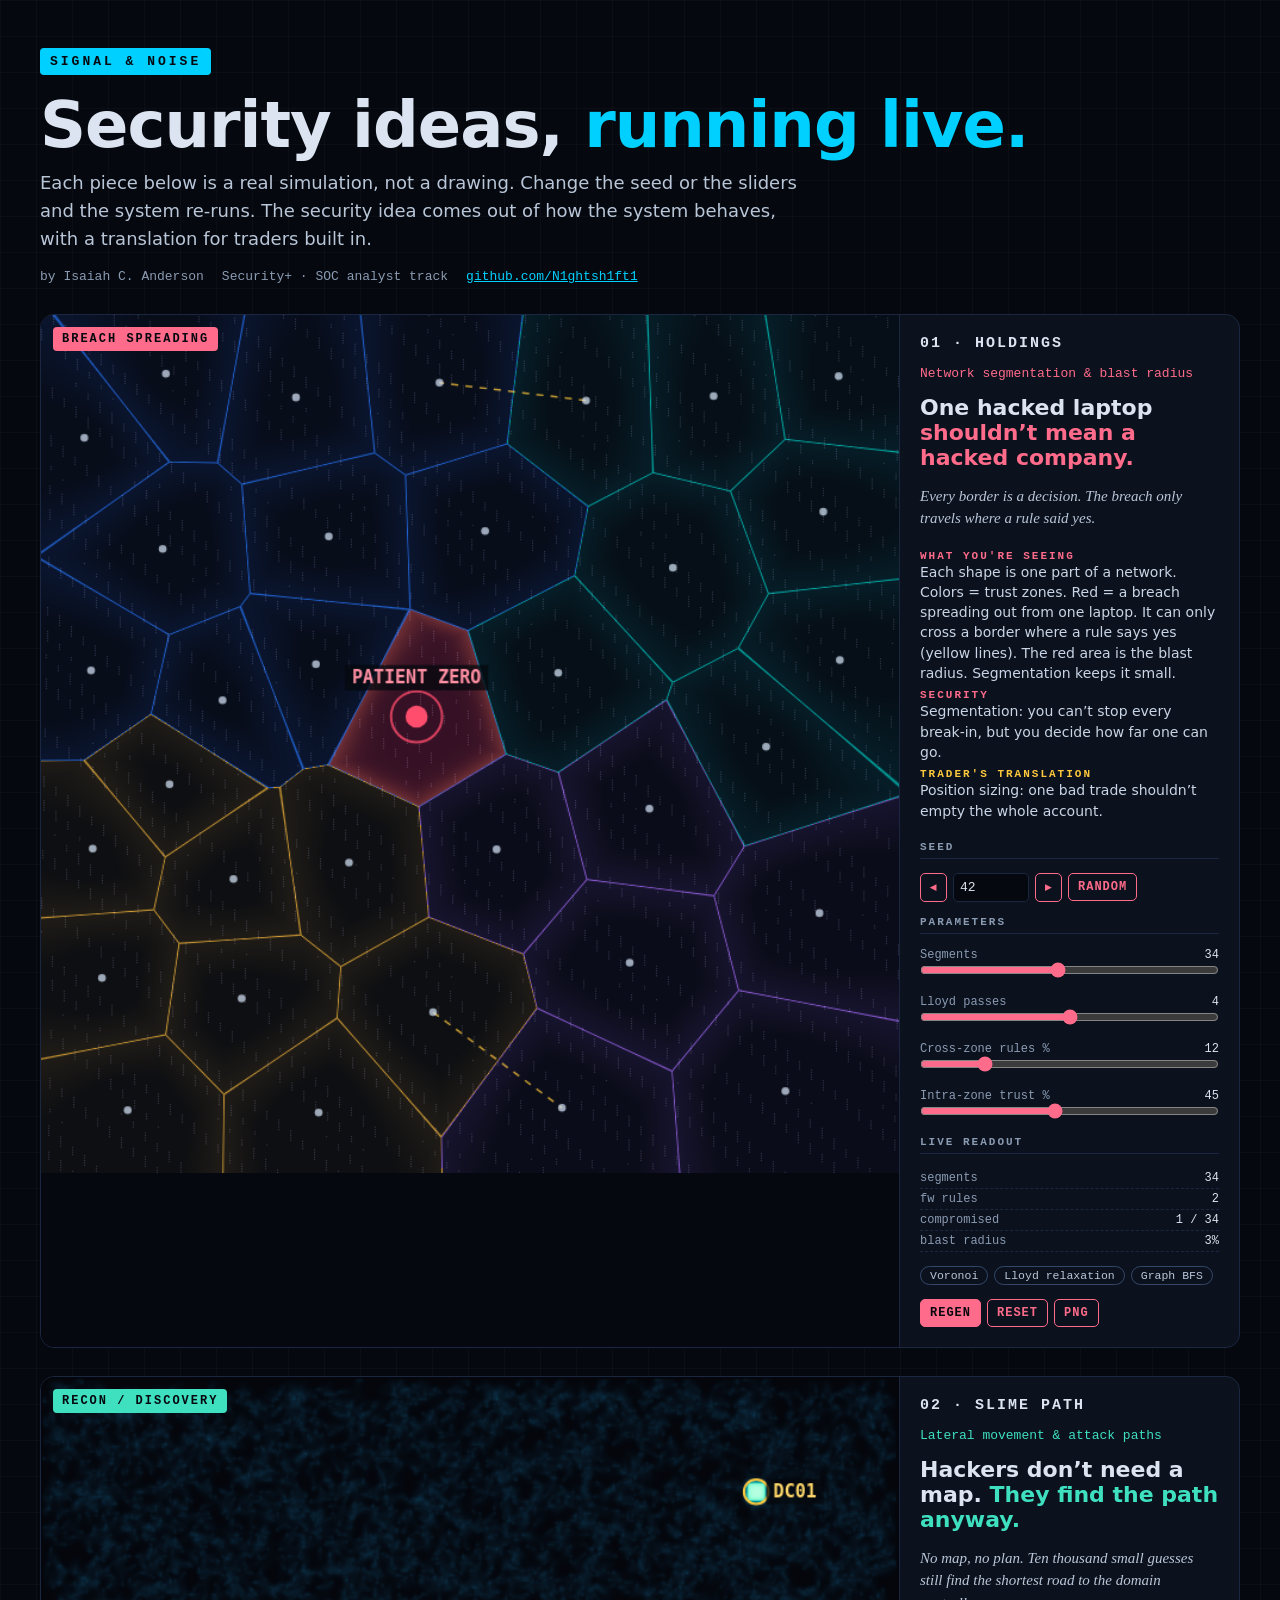
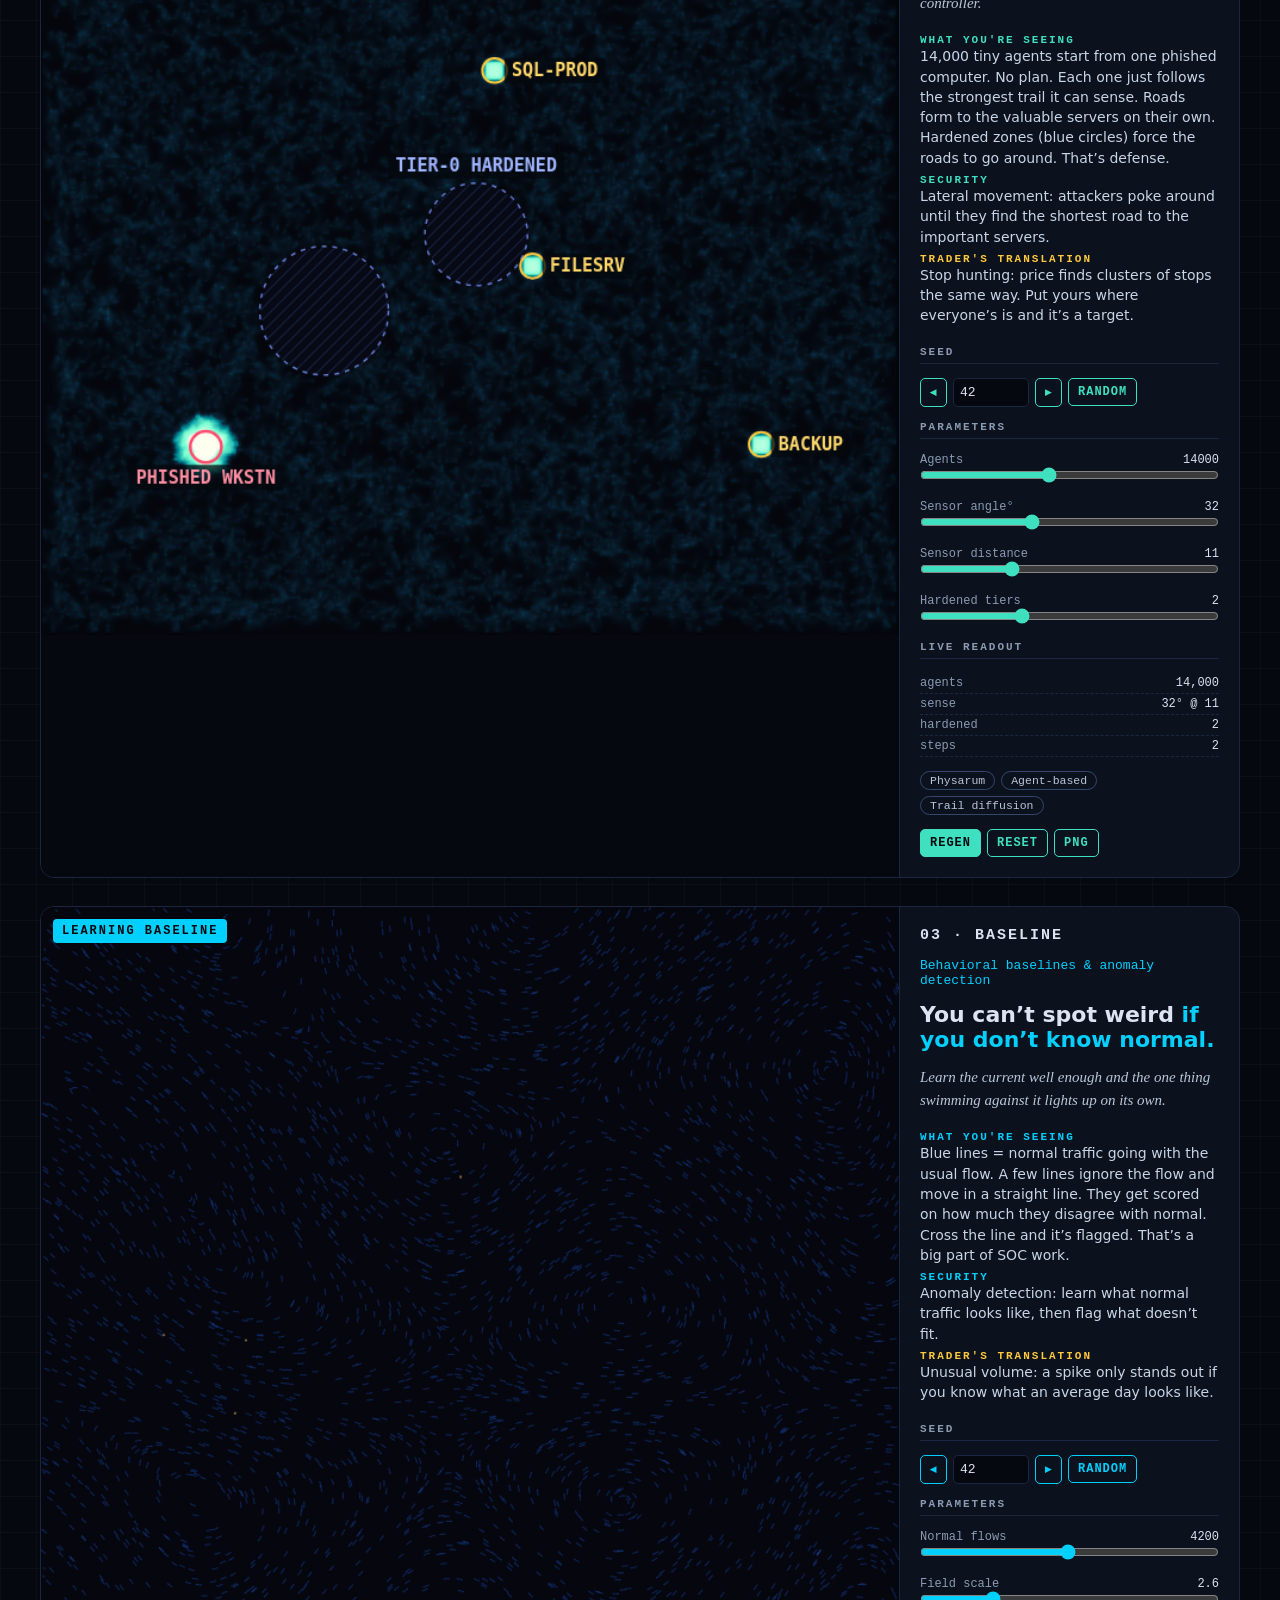
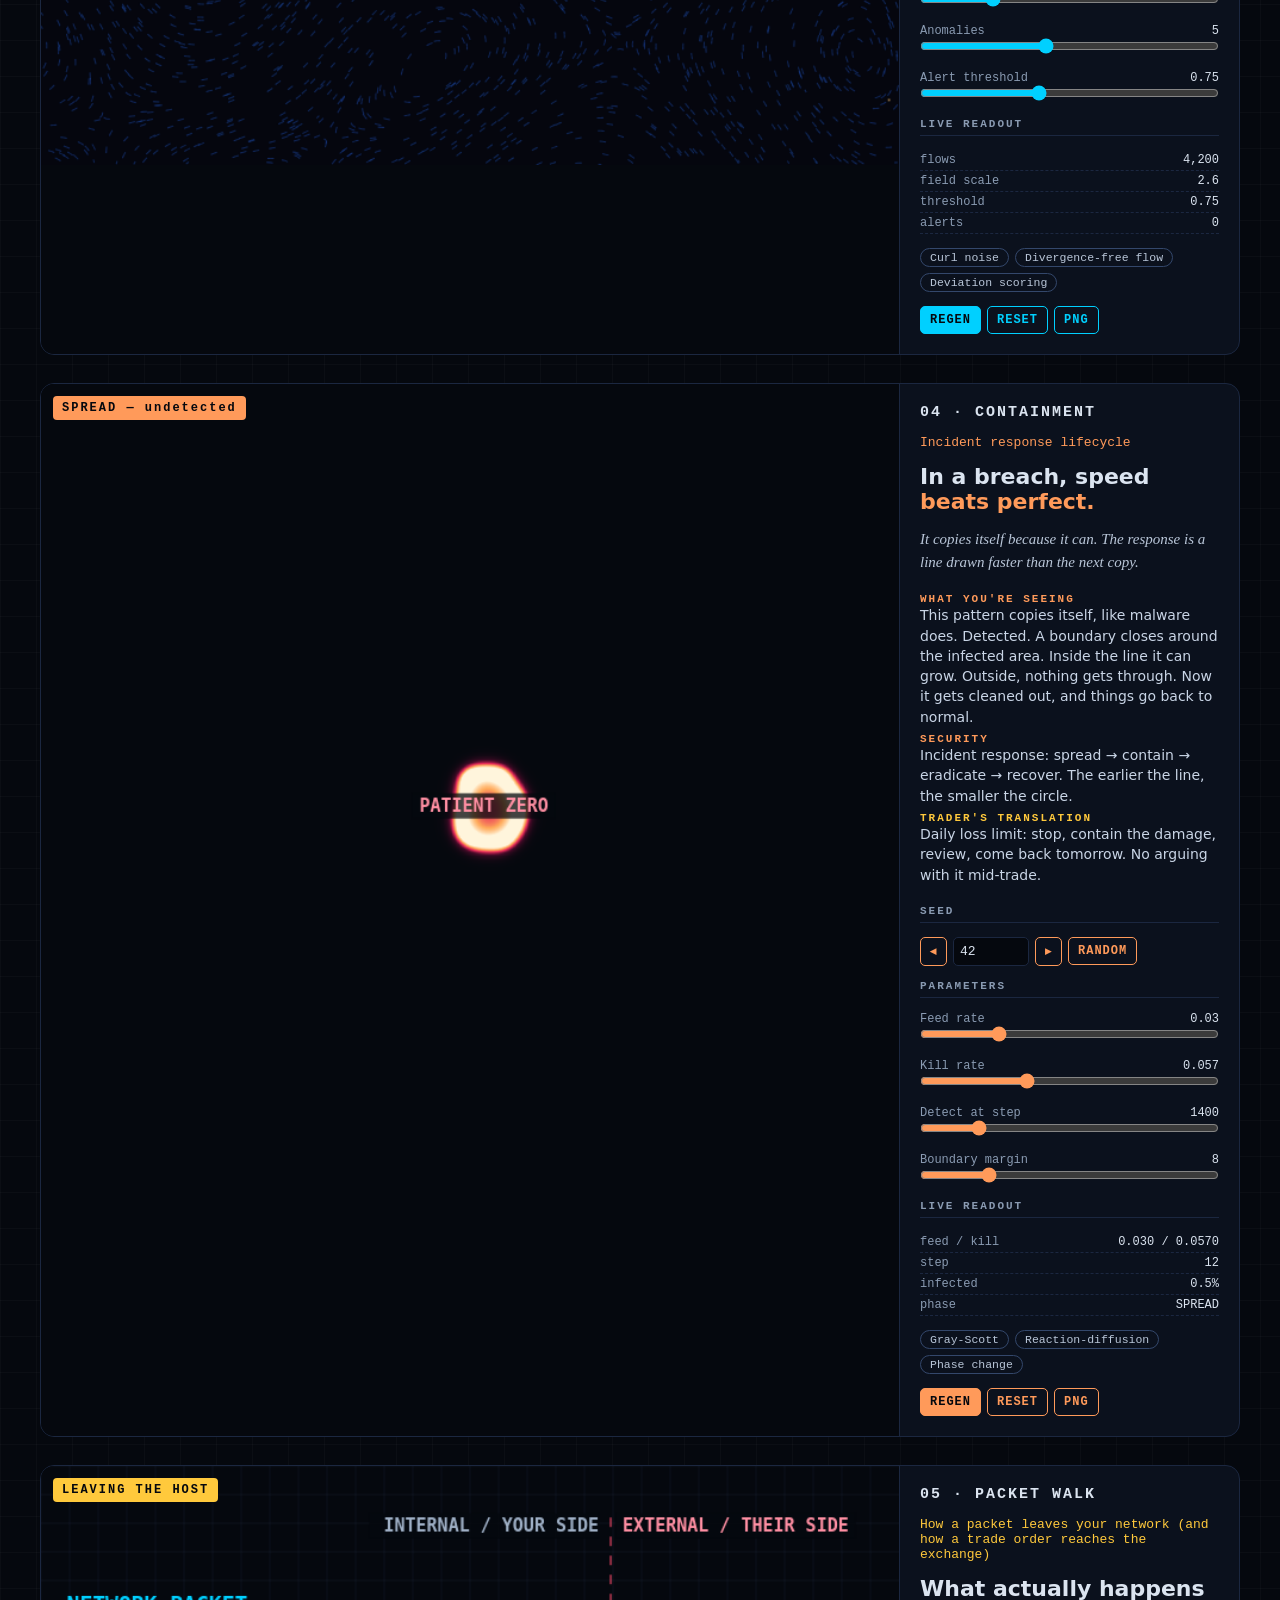
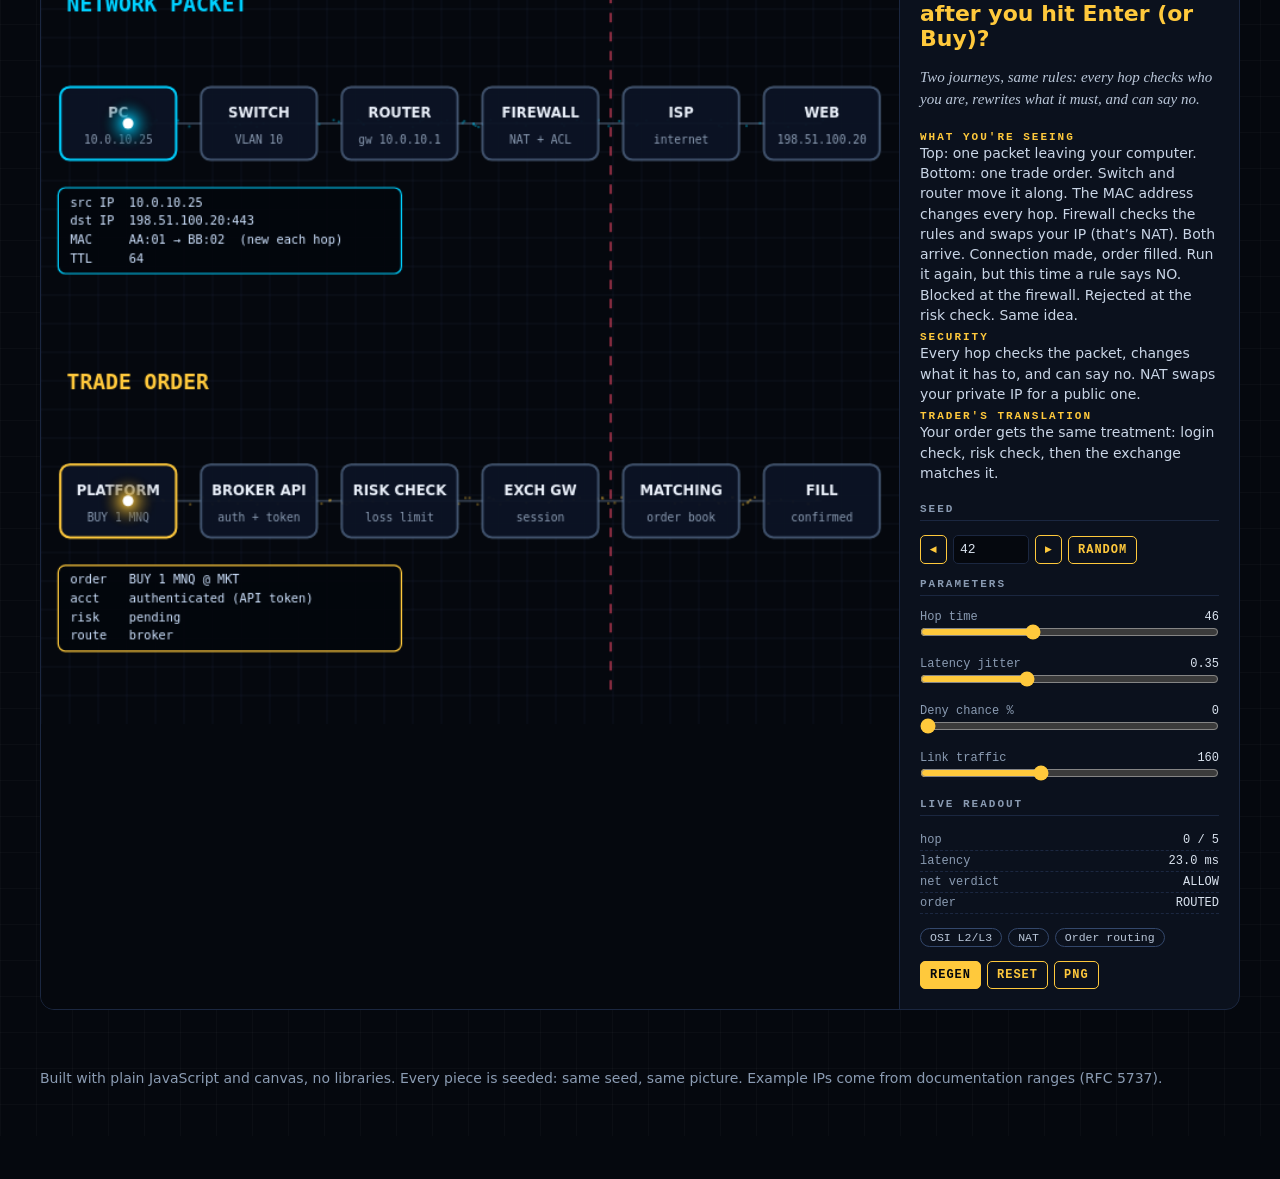
<file: index.html>
<!doctype html>
<html lang="en"><head><meta charset="utf-8"><meta name="viewport" content="width=device-width,initial-scale=1">
<title>Signal &amp; Noise — generative security notes</title>
<meta name="description" content="Live generative art that simulates real security ideas: segmentation, lateral movement, anomaly detection, incident response and packet flow.">
<style>
*{box-sizing:border-box;margin:0;padding:0}
:root{--bg:#05080e;--panel:#0b111d;--line:#1b2740;--mute:#8a9bb2;--text:#dbe4f0}
body{background:var(--bg);color:var(--text);font-family:system-ui,-apple-system,"Segoe UI",Roboto,sans-serif;
 background-image:linear-gradient(rgba(255,255,255,.022) 1px,transparent 1px),linear-gradient(90deg,rgba(255,255,255,.022) 1px,transparent 1px);background-size:36px 36px}
header{max-width:1240px;margin:0 auto;padding:48px 20px 20px}
.kicker{font:700 13px ui-monospace,"SFMono-Regular",Menlo,monospace;letter-spacing:3px;color:#05080e;background:#00d0ff;display:inline-block;padding:6px 10px;border-radius:4px}
h1{font-size:clamp(34px,6vw,64px);line-height:1;margin:18px 0 12px;letter-spacing:-1px}
h1 span{color:#00d0ff}
.lede{max-width:760px;color:#b9c6d8;font-size:18px;line-height:1.55}
.legend{display:flex;gap:18px;flex-wrap:wrap;margin-top:16px;font:13px ui-monospace,Menlo,monospace;color:var(--mute)}
main{max-width:1240px;margin:0 auto;padding:10px 20px 60px;display:grid;gap:28px}
.piece{display:grid;grid-template-columns:minmax(0,1fr) 340px;border:1.5px solid var(--line);border-radius:14px;overflow:hidden;background:var(--panel)}
.stage{position:relative;background:#05080e;display:flex;align-items:flex-start;justify-content:center}
.stage canvas{width:100%;height:auto;aspect-ratio:1;display:block}
.phase{position:absolute;left:12px;top:12px;font:700 12px ui-monospace,Menlo,monospace;letter-spacing:2px;color:#05080e;background:var(--a);padding:5px 9px;border-radius:4px}
.side{padding:20px;display:flex;flex-direction:column;gap:14px;border-left:1.5px solid var(--line);font-size:14px}
.side h2{font:700 15px ui-monospace,Menlo,monospace;letter-spacing:2px}
.side .concept{color:var(--a);font:13px ui-monospace,Menlo,monospace}
.hook{font-size:22px;font-weight:800;line-height:1.15}
.hook em{font-style:normal;color:var(--a)}
.blurb{font:italic 15px/1.5 Georgia,serif;color:#b9c6d8}
.copy p{margin:6px 0;line-height:1.45;color:#c9d5e6}
.copy b{font:700 11px ui-monospace,Menlo,monospace;letter-spacing:2px;display:block;color:var(--a)}
.copy .tr b{color:#ffc93c}
.sec-title{font:700 11px ui-monospace,Menlo,monospace;letter-spacing:2px;color:var(--mute);border-bottom:1px solid var(--line);padding-bottom:5px}
.seed{display:flex;gap:6px;align-items:center;font:13px ui-monospace,Menlo,monospace}
.seed input{width:76px;background:#05080e;border:1px solid var(--line);color:var(--text);padding:6px;border-radius:5px;font:inherit}
button{background:transparent;border:1px solid var(--a);color:var(--a);border-radius:5px;padding:6px 9px;font:700 12px ui-monospace,Menlo,monospace;letter-spacing:1px;cursor:pointer}
button.f{background:var(--a);color:#05080e}
button:focus-visible,input:focus-visible{outline:2px solid #fff;outline-offset:2px}
.param label{display:flex;justify-content:space-between;font:12px ui-monospace,Menlo,monospace;color:var(--mute)}
.param label span{color:var(--text)}
input[type=range]{width:100%;accent-color:var(--a)}
.ro{font:12px ui-monospace,Menlo,monospace;color:var(--mute)}
.ro div{display:flex;justify-content:space-between;border-bottom:1px dashed var(--line);padding:3px 0}.ro div span:last-child{color:var(--text)}
.tags{display:flex;flex-wrap:wrap;gap:6px}.tags span{border:1px solid #33476b;border-radius:20px;padding:2px 9px;font:11.5px ui-monospace,Menlo,monospace;color:#b9c6d8}
.btns{display:flex;gap:6px;flex-wrap:wrap}
footer{max-width:1240px;margin:0 auto;padding:0 20px 50px;color:var(--mute);font-size:14px}
footer a{color:#00d0ff}
@media (max-width:860px){.piece{grid-template-columns:1fr}.side{border-left:0;border-top:1.5px solid var(--line)}}
</style></head><body>
<header>
 <span class="kicker">SIGNAL &amp; NOISE</span>
 <h1>Security ideas, <span>running live.</span></h1>
 <p class="lede">Each piece below is a real simulation, not a drawing. Change the seed or the sliders and the system re-runs. The security idea comes out of how the system behaves, with a translation for traders built in.</p>
 <div class="legend"><span>by Isaiah C. Anderson</span><span>Security+ · SOC analyst track</span><a style="color:#00d0ff" href="https://github.com/N1ghtsh1ft1">github.com/N1ghtsh1ft1</a></div>
</header>
<main id="gallery"></main>
<footer>Built with plain JavaScript and canvas, no libraries. Every piece is seeded: same seed, same picture. Example IPs come from documentation ranges (RFC 5737).</footer>
<script src="src/pieces.js"></script><script src="src/content.js"></script>
<script>
const ACC={'holdings':'#ff6b8a','slime-path':'#3ee0c0','baseline':'#00d0ff','containment':'#ff9a5a','packet-walk':'#ffc93c'};
const SPF={'holdings':1,'slime-path':1,'baseline':1,'containment':1,'packet-walk':1};
const gallery=document.getElementById('gallery');
SN.pieces.forEach(C=>{
  const m=C.meta, copy=SN_COPY[m.id], el=document.createElement('section');
  el.className='piece'; el.style.setProperty('--a',ACC[m.id]); el.id=m.id;
  const defaults={}; for(const k in m.params) defaults[k]=m.params[k].value;
  el.innerHTML=`<div class="stage"><canvas width="720" height="720" aria-label="${m.title}: ${m.concept}"></canvas><div class="phase"></div></div>
  <div class="side">
   <h2>${m.no} · ${m.title.toUpperCase()}</h2><div class="concept">${m.concept}</div>
   <div class="hook">${copy.hook[0]} <em>${copy.hook[1]}</em></div>
   <div class="blurb">${m.blurb}</div>
   <div class="copy"><p><b>WHAT YOU'RE SEEING</b>${copy.beats.map(b=>b[1]).join(' ')}</p><p><b>SECURITY</b>${copy.sec}</p><p class="tr"><b>TRADER'S TRANSLATION</b>${copy.trade}</p></div>
   <div class="sec-title">SEED</div>
   <div class="seed"><button data-a="prev" aria-label="Previous seed">◂</button><input type="number" value="42" aria-label="Seed"><button data-a="next" aria-label="Next seed">▸</button><button data-a="rand">RANDOM</button></div>
   <div class="sec-title">PARAMETERS</div>
   ${Object.entries(m.params).map(([k,d])=>`<div class="param"><label>${d.label}<span data-v="${k}">${d.value}</span></label><input type="range" data-k="${k}" min="${d.min}" max="${d.max}" step="${d.step}" value="${d.value}"></div>`).join('')}
   <div class="sec-title">LIVE READOUT</div><div class="ro"></div>
   <div class="tags">${m.tags.map(t=>`<span>${t}</span>`).join('')}</div>
   <div class="btns"><button class="f" data-a="regen">REGEN</button><button data-a="reset">RESET</button><button data-a="png">PNG</button></div>
  </div>`;
  gallery.appendChild(el);
  const cv=el.querySelector('canvas'), seedIn=el.querySelector('.seed input'), p={...defaults};
  const piece=new C(cv,p); let visible=false, frameN=0;
  const regen=()=>{ piece.reset(+seedIn.value||1); frameN=0; };
  regen();
  el.querySelectorAll('input[type=range]').forEach(r=>r.addEventListener('input',()=>{ p[r.dataset.k]=+r.value; el.querySelector(`[data-v="${r.dataset.k}"]`).textContent=r.value; }));
  el.querySelectorAll('input[type=range]').forEach(r=>r.addEventListener('change',regen));
  seedIn.addEventListener('change',regen);
  el.addEventListener('click',e=>{ const a=e.target.dataset&&e.target.dataset.a; if(!a)return;
    if(a==='prev'){seedIn.value=Math.max(1,+seedIn.value-1);regen();}
    if(a==='next'){seedIn.value=+seedIn.value+1;regen();}
    if(a==='rand'){seedIn.value=1+Math.floor(Math.random()*9999);regen();}
    if(a==='regen')regen();
    if(a==='reset'){Object.assign(p,defaults);el.querySelectorAll('input[type=range]').forEach(r=>{r.value=defaults[r.dataset.k];el.querySelector(`[data-v="${r.dataset.k}"]`).textContent=r.value;});seedIn.value=42;regen();}
    if(a==='png'){const l=document.createElement('a');l.download=`${m.id}-seed${seedIn.value}.png`;l.href=cv.toDataURL('image/png');l.click();}
  });
  new IntersectionObserver(es=>es.forEach(x=>visible=x.isIntersecting),{threshold:.1}).observe(el);
  const ro=el.querySelector('.ro'), ph=el.querySelector('.phase');
  (function loop(){ if(visible){ for(let i=0;i<SPF[m.id];i++) piece.step(); piece.draw(); if(frameN++%6===0){ ro.innerHTML=piece.readouts().map(([a,b])=>`<div><span>${a}</span><span>${b}</span></div>`).join(''); ph.textContent=piece.phase(); } } requestAnimationFrame(loop); })();
});
</script>
</body></html>
</file>
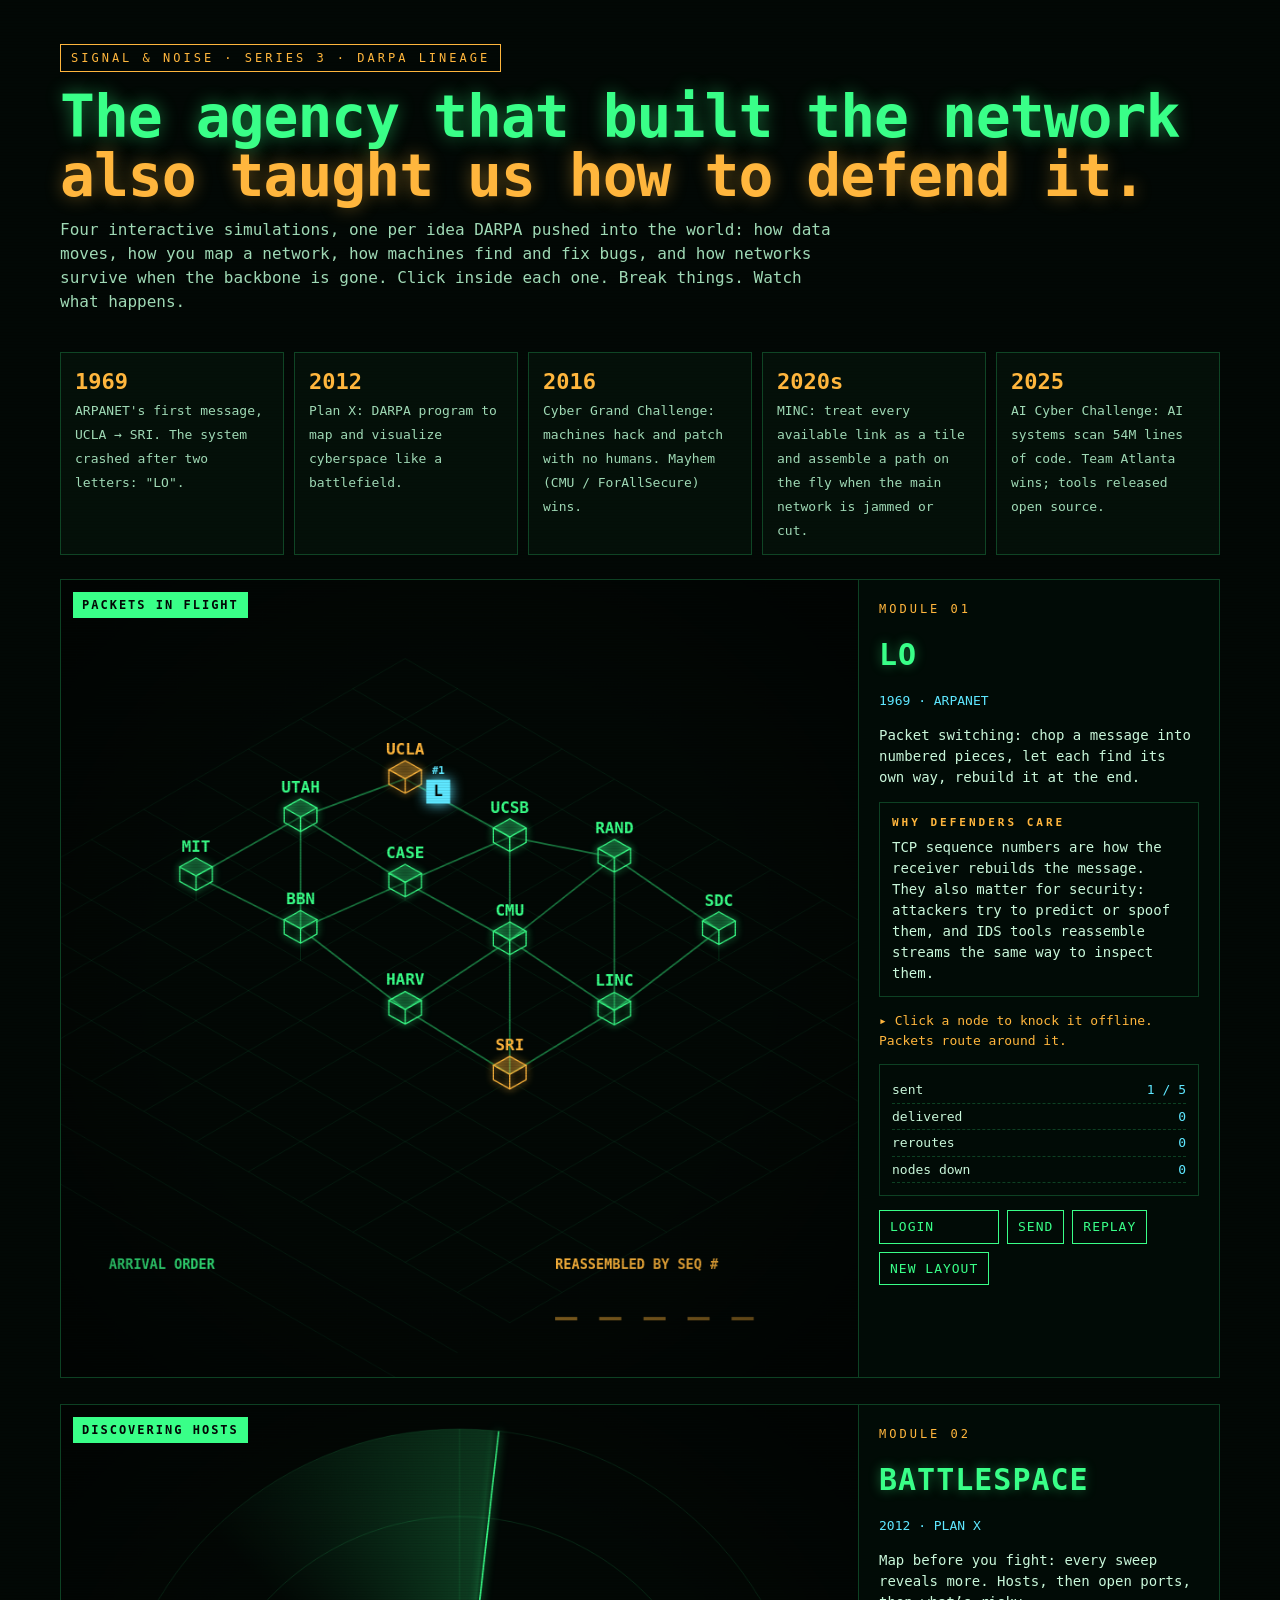
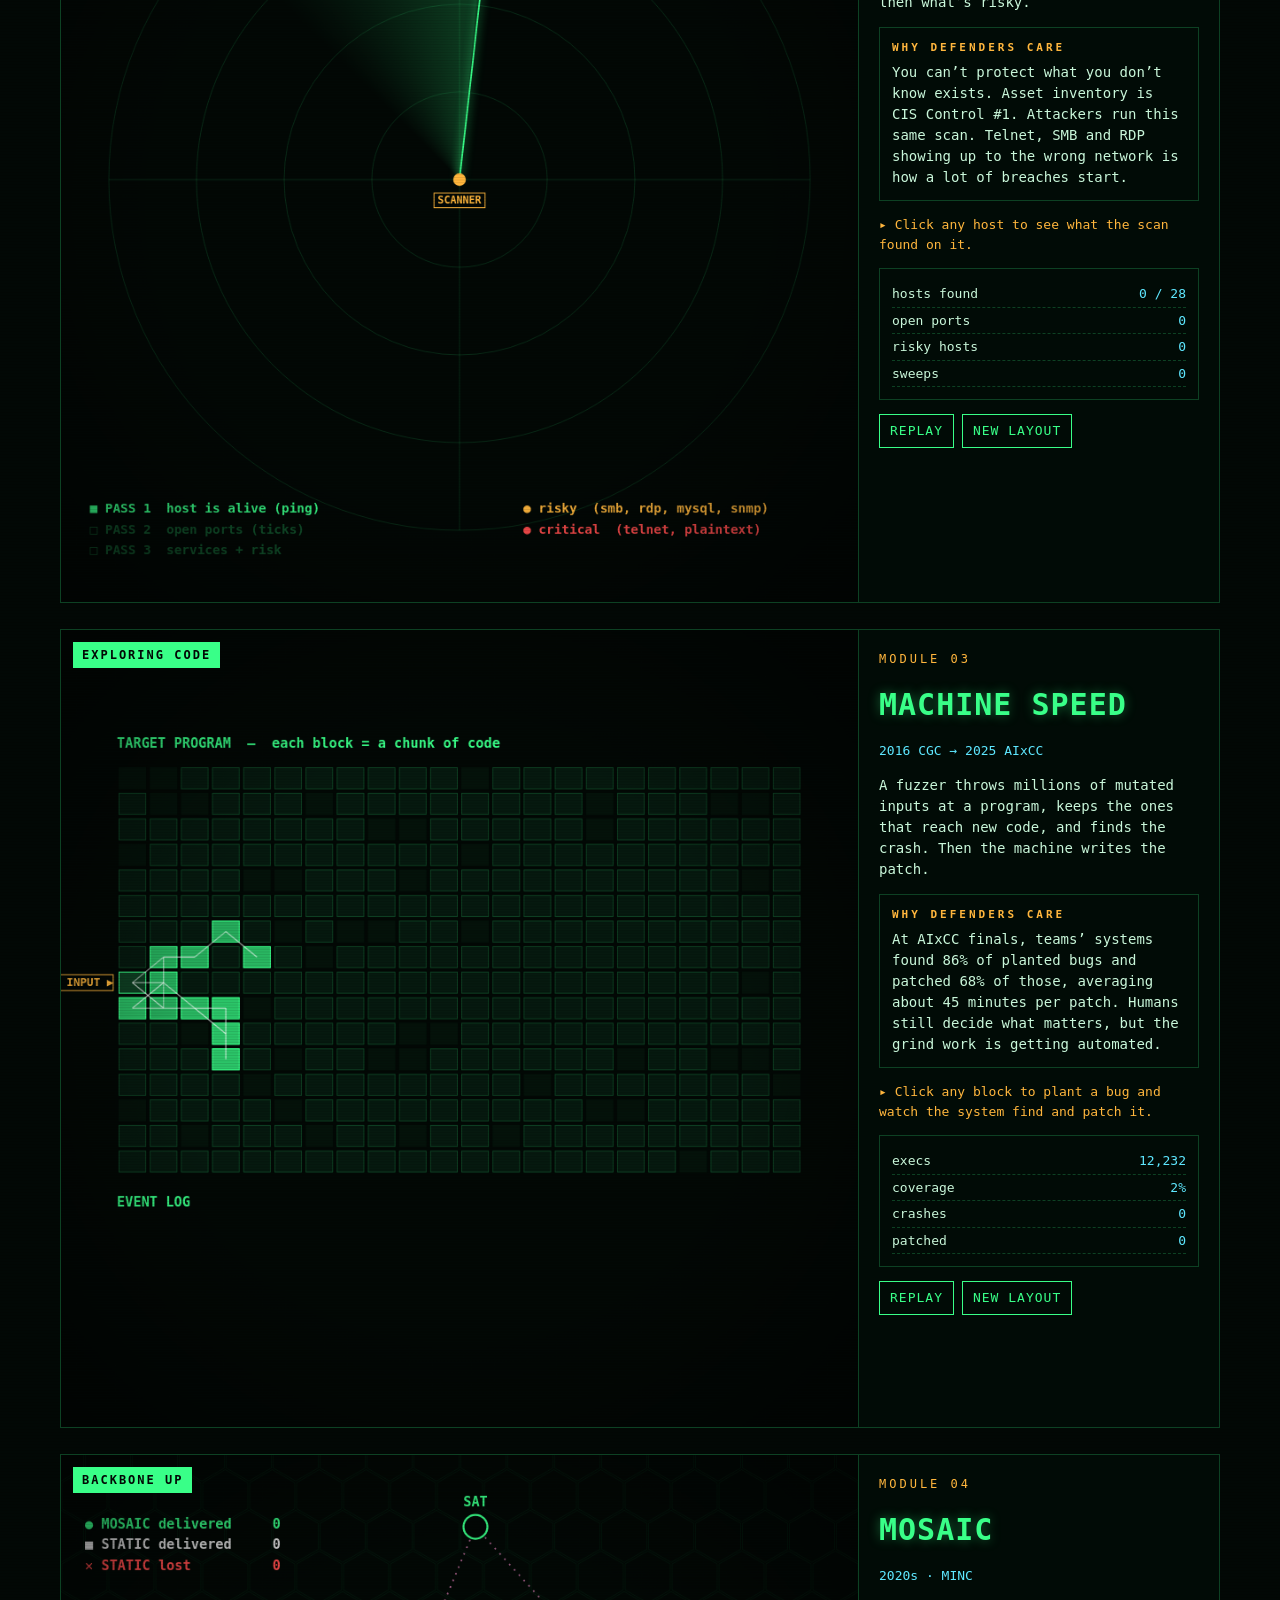
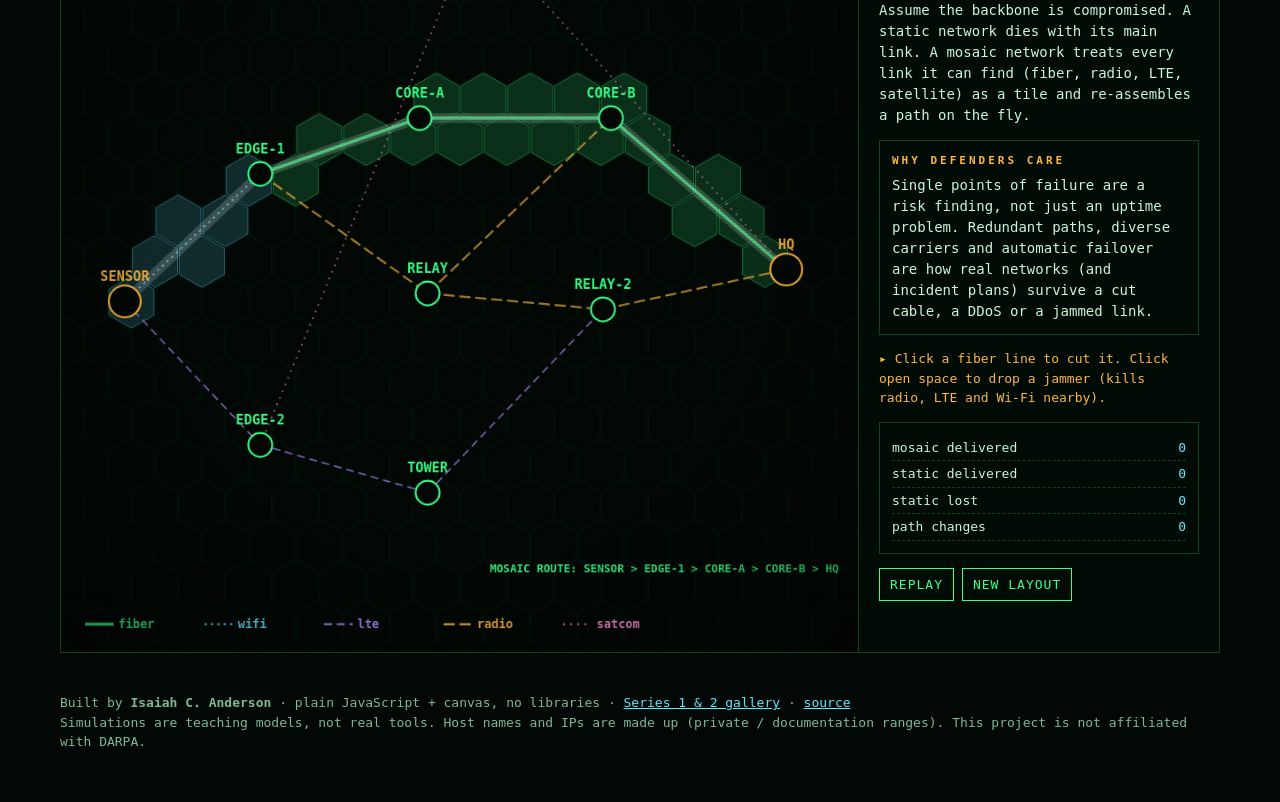
<file: darpa.html>
<!doctype html>
<html lang="en"><head><meta charset="utf-8"><meta name="viewport" content="width=device-width,initial-scale=1">
<title>DARPA Lineage — interactive networking & cyber defense</title>
<meta name="description" content="Three interactive simulations tracing DARPA's influence on networking and cyber defense: packet switching (ARPANET 1969), network mapping (Plan X 2012), and machine-speed bug finding (Cyber Grand Challenge 2016, AIxCC 2025).">
<style>
*{box-sizing:border-box;margin:0;padding:0}
:root{--ph:#39ff88;--dim:#1d8f50;--amb:#ffb63d;--red:#ff4d4d;--cy:#5ee7ff;--bg:#020805;--line:rgba(57,255,136,.22)}
body{background:var(--bg);color:#c9f7da;font-family:ui-monospace,"SFMono-Regular",Menlo,"DejaVu Sans Mono",monospace;line-height:1.5;
 background-image:repeating-linear-gradient(0deg,rgba(0,0,0,.18) 0 1px,transparent 1px 3px)}
a{color:var(--cy)}
header{max-width:1200px;margin:0 auto;padding:44px 20px 16px}
.cls{display:inline-block;border:1px solid var(--amb);color:var(--amb);padding:4px 10px;font-size:12px;letter-spacing:3px}
h1{font-size:clamp(30px,5.5vw,58px);line-height:1.02;color:var(--ph);text-shadow:0 0 18px rgba(57,255,136,.45);margin:16px 0 12px;letter-spacing:-1px}
h1 span{color:var(--amb);text-shadow:0 0 18px rgba(255,182,61,.4)}
.lede{max-width:780px;font-size:16px;color:#9fd9b5}
.timeline{max-width:1200px;margin:22px auto 6px;padding:0 20px;display:grid;grid-template-columns:repeat(5,1fr);gap:10px}
.ev{border:1px solid var(--line);padding:12px 14px;background:rgba(57,255,136,.03)}
.ev b{display:block;color:var(--amb);font-size:22px}
.ev span{font-size:13px;color:#9fd9b5}
main{max-width:1200px;margin:0 auto;padding:18px 20px 40px;display:grid;gap:26px}
.mod{display:grid;grid-template-columns:minmax(0,1fr) 360px;border:1px solid var(--line);background:rgba(2,12,7,.9)}
.stage{position:relative;border-right:1px solid var(--line)}
.stage canvas{display:block;width:100%;height:auto;aspect-ratio:1;cursor:crosshair}
.phase{position:absolute;left:12px;top:12px;background:var(--ph);color:var(--bg);font-weight:800;font-size:12px;letter-spacing:2px;padding:4px 9px}
.side{padding:20px;display:flex;flex-direction:column;gap:14px;font-size:14px}
.side .no{color:var(--amb);letter-spacing:3px;font-size:12px}
.side h2{color:var(--ph);font-size:30px;letter-spacing:1px;text-shadow:0 0 12px rgba(57,255,136,.4)}
.side .yr{color:var(--cy);font-size:13px}
.side p{color:#c9f7da}
.box{border:1px solid var(--line);padding:12px}
.box h3{font-size:11px;letter-spacing:3px;color:var(--amb);margin-bottom:6px}
.ro div{display:flex;justify-content:space-between;border-bottom:1px dashed var(--line);padding:3px 0;font-size:13px}
.ro div span:last-child{color:var(--cy)}
.hint{color:var(--amb);font-size:13px}
.btns{display:flex;gap:8px;flex-wrap:wrap}
button,input{font:inherit;font-size:13px;background:transparent;color:var(--ph);border:1px solid var(--ph);padding:6px 10px;cursor:pointer;letter-spacing:1px}
button:hover{background:var(--ph);color:var(--bg)}
input{width:120px;cursor:text;text-transform:uppercase}
button:focus-visible,input:focus-visible{outline:2px solid var(--amb);outline-offset:2px}
footer{max-width:1200px;margin:0 auto;padding:0 20px 50px;font-size:13px;color:#7fb894}
@media (max-width:880px){.mod{grid-template-columns:1fr}.stage{border-right:0;border-bottom:1px solid var(--line)}.timeline{grid-template-columns:1fr 1fr}}
</style></head><body>
<header>
 <span class="cls">SIGNAL &amp; NOISE · SERIES 3 · DARPA LINEAGE</span>
 <h1>The agency that built the network<br><span>also taught us how to defend it.</span></h1>
 <p class="lede">Four interactive simulations, one per idea DARPA pushed into the world: how data moves, how you map a network, how machines find and fix bugs, and how networks survive when the backbone is gone. Click inside each one. Break things. Watch what happens.</p>
</header>
<section class="timeline" aria-label="Timeline">
 <div class="ev"><b>1969</b><span>ARPANET's first message, UCLA → SRI. The system crashed after two letters: "LO".</span></div>
 <div class="ev"><b>2012</b><span>Plan X: DARPA program to map and visualize cyberspace like a battlefield.</span></div>
 <div class="ev"><b>2016</b><span>Cyber Grand Challenge: machines hack and patch with no humans. Mayhem (CMU / ForAllSecure) wins.</span></div>
 <div class="ev"><b>2020s</b><span>MINC: treat every available link as a tile and assemble a path on the fly when the main network is jammed or cut.</span></div>
 <div class="ev"><b>2025</b><span>AI Cyber Challenge: AI systems scan 54M lines of code. Team Atlanta wins; tools released open source.</span></div>
</section>
<main id="mods"></main>
<footer>Built by <b>Isaiah C. Anderson</b> · plain JavaScript + canvas, no libraries · <a href="./">Series 1 &amp; 2 gallery</a> · <a href="https://github.com/N1ghtsh1ft1/signal-and-noise">source</a><br>
Simulations are teaching models, not real tools. Host names and IPs are made up (private / documentation ranges). This project is not affiliated with DARPA.</footer>
<script src="src/darpa.js"></script>
<script>
const WHY={
 'lo':['Why defenders care','TCP sequence numbers are how the receiver rebuilds the message. They also matter for security: attackers try to predict or spoof them, and IDS tools reassemble streams the same way to inspect them.'],
 'battlespace':['Why defenders care','You can’t protect what you don’t know exists. Asset inventory is CIS Control #1. Attackers run this same scan. Telnet, SMB and RDP showing up to the wrong network is how a lot of breaches start.'],
 'mosaic':['Why defenders care','Single points of failure are a risk finding, not just an uptime problem. Redundant paths, diverse carriers and automatic failover are how real networks (and incident plans) survive a cut cable, a DDoS or a jammed link.'],
 'machine-speed':['Why defenders care','At AIxCC finals, teams’ systems found 86% of planted bugs and patched 68% of those, averaging about 45 minutes per patch. Humans still decide what matters, but the grind work is getting automated.']};
const mods=document.getElementById('mods');
DARPA.modules.forEach(M=>{
  const m=M.meta, el=document.createElement('section'); el.className='mod'; el.id=m.id;
  el.innerHTML=`<div class="stage"><canvas width="900" height="900" aria-label="${m.title} simulation"></canvas><div class="phase"></div></div>
  <div class="side"><div class="no">MODULE ${m.no}</div><h2>${m.title}</h2><div class="yr">${m.year}</div><p>${m.concept}</p>
  <div class="box"><h3>${WHY[m.id][0].toUpperCase()}</h3><p>${WHY[m.id][1]}</p></div>
  <div class="hint">▸ ${m.howto}</div>
  <div class="box ro"></div>
  <div class="btns">${m.id==='lo'?'<input aria-label="Message to send" maxlength="8" value="LOGIN"><button data-a="send">SEND</button>':''}<button data-a="replay">REPLAY</button><button data-a="seed">NEW LAYOUT</button></div></div>`;
  mods.appendChild(el);
  const cv=el.querySelector('canvas'), mod=new M(cv); let seed=7, vis=false;
  const reset=()=>mod.reset(seed, el.querySelector('input')?.value);
  reset();
  cv.addEventListener('click',e=>{const r=cv.getBoundingClientRect(); mod.click((e.clientX-r.left)*cv.width/r.width,(e.clientY-r.top)*cv.height/r.height);});
  el.addEventListener('click',e=>{const a=e.target.dataset&&e.target.dataset.a; if(!a)return; if(a==='seed')seed=1+Math.floor(Math.random()*9999); reset();});
  el.querySelector('input')?.addEventListener('keydown',e=>{if(e.key==='Enter')reset();});
  new IntersectionObserver(es=>es.forEach(x=>vis=x.isIntersecting),{threshold:.1}).observe(el);
  const ro=el.querySelector('.ro'), ph=el.querySelector('.phase'); let f=0;
  (function loop(){ if(vis){ mod.step(); mod.draw(); if(f++%8===0){ ro.innerHTML=mod.readouts().map(([a,b])=>`<div><span>${a}</span><span>${b}</span></div>`).join(''); ph.textContent=mod.phase(); } } requestAnimationFrame(loop); })();
});
</script>
</body></html>
</file>
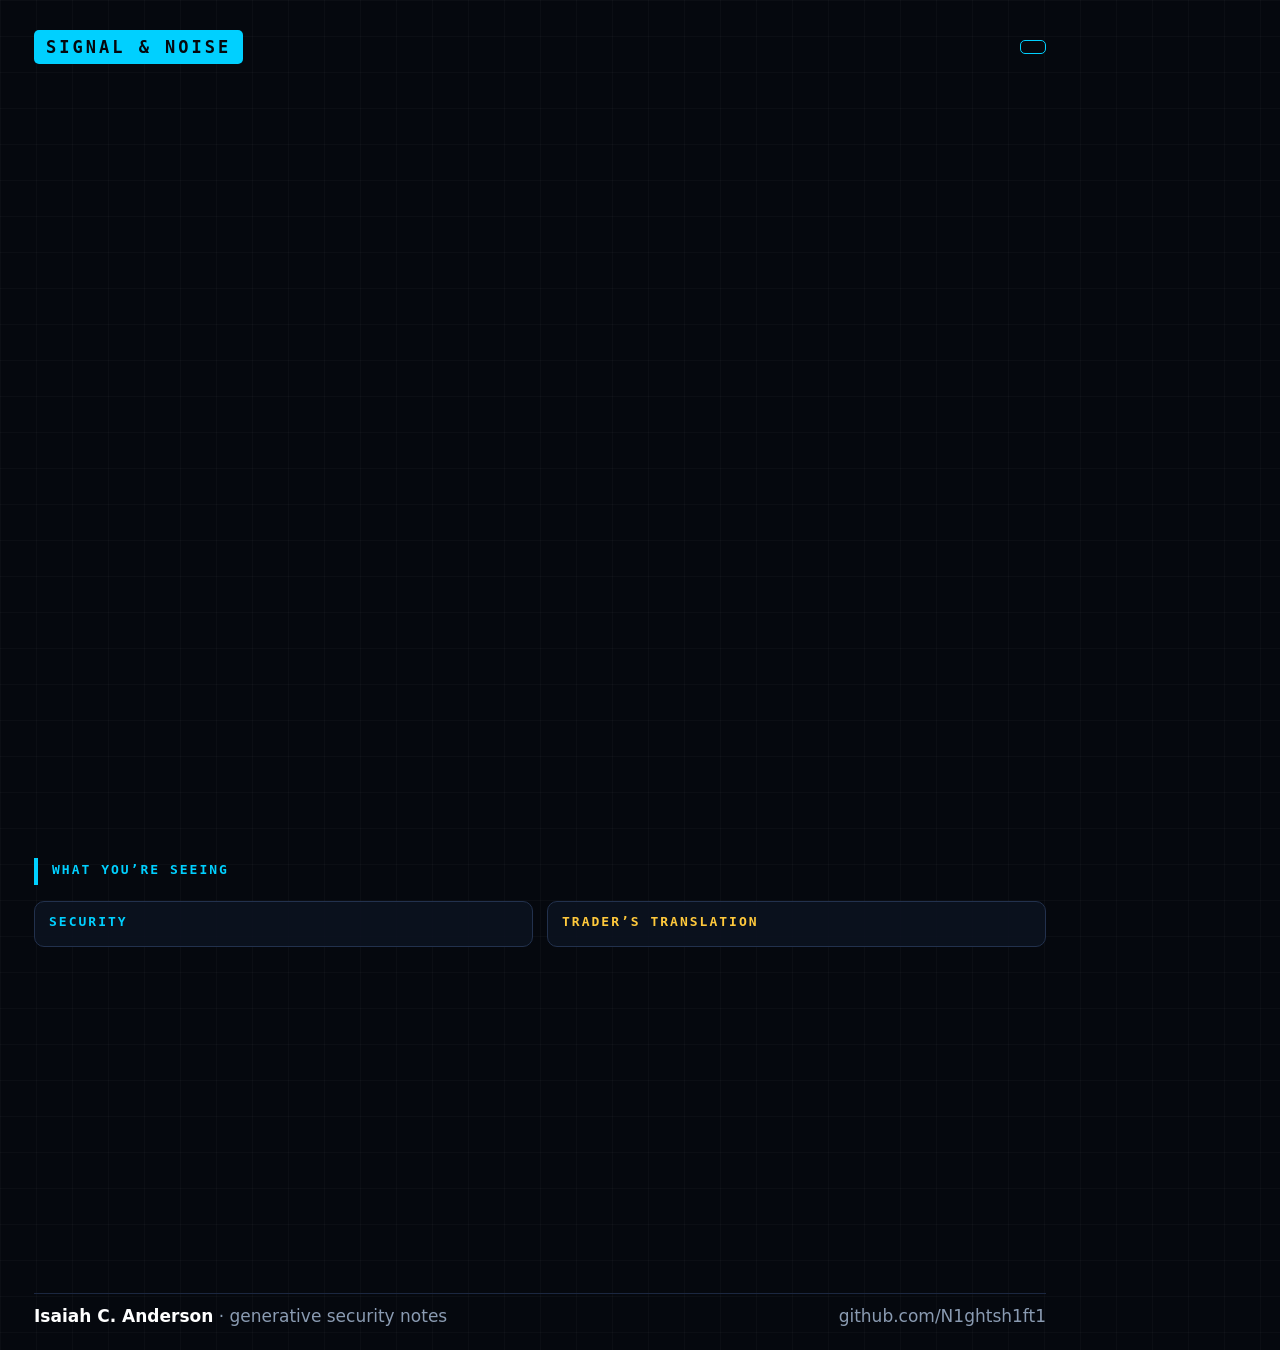
<file: render/card.html>
<!doctype html><html><head><meta charset="utf-8">
<link rel="stylesheet" href="frame.css">
<style>
body{width:1080px;height:1350px}
.wrap{padding:30px 34px 0}
.hook{font:900 50px/1.04 "DejaVu Sans Condensed","DejaVu Sans",sans-serif;letter-spacing:-.5px;text-transform:uppercase;margin:14px 0 18px}
.hook span:last-child{color:var(--accent)}
.art{width:1012px;height:762px}
.strip{display:grid;grid-template-columns:1fr 1fr;gap:14px;margin-top:16px}
.strip div{border:1.5px solid #22314d;border-radius:10px;padding:12px 14px;font-size:19px;line-height:1.35;background:rgba(12,18,32,.9)}
.strip b{display:block;font:700 13px "DejaVu Sans Mono",monospace;letter-spacing:2px;margin-bottom:5px}
.see{margin-top:14px;border-left:4px solid var(--accent);padding:4px 0 4px 14px;font-size:19px;line-height:1.4;color:#c9d5e6}.see b{display:block;font:700 13px "DejaVu Sans Mono",monospace;letter-spacing:2px;color:var(--accent);margin-bottom:4px}
</style></head><body>
<div class="wrap">
 <div class="topbar"><span class="series">SIGNAL &amp; NOISE</span><span class="no" id="no"></span></div>
 <div class="hook" id="hook"></div>
 <div class="art" id="art"></div>
 <div class="see"><b>WHAT YOU&rsquo;RE SEEING</b><span id="see"></span></div>
 <div class="strip"><div><b style="color:#00d0ff">SECURITY</b><span id="sec"></span></div><div><b style="color:#ffc93c">TRADER&rsquo;S TRANSLATION</b><span id="trade"></span></div></div>
</div>
<div class="foot"><span><b>Isaiah C. Anderson</b> · generative security notes</span><span>github.com/N1ghtsh1ft1</span></div>
<script src="../src/pieces.js"></script><script src="../src/content.js"></script><script src="frame.js"></script>
<script>
const q=new URLSearchParams(location.search), id=q.get('p'), seed=+q.get('seed')||42, steps=+q.get('steps')||300;
const f=buildFrame(document.getElementById('art'), id, seed, 1012, 762, 760);
const copy=SN_COPY[id];
document.getElementById('no').textContent=f.C.meta.no+' / '+f.C.meta.title.toUpperCase();
document.getElementById('hook').innerHTML='<span>'+copy.hook[0]+'</span><br><span>'+copy.hook[1]+'</span>';
document.getElementById('sec').textContent=copy.sec; document.getElementById('trade').textContent=copy.trade;
document.getElementById('see').textContent=copy.beats.map(b=>b[1]).join(' ');
for(let i=0;i<steps;i++){f.piece.step(); if(id==='baseline')f.piece.draw();}
f.piece.draw(); f.refresh(); window.done=true;
</script></body></html>
</file>
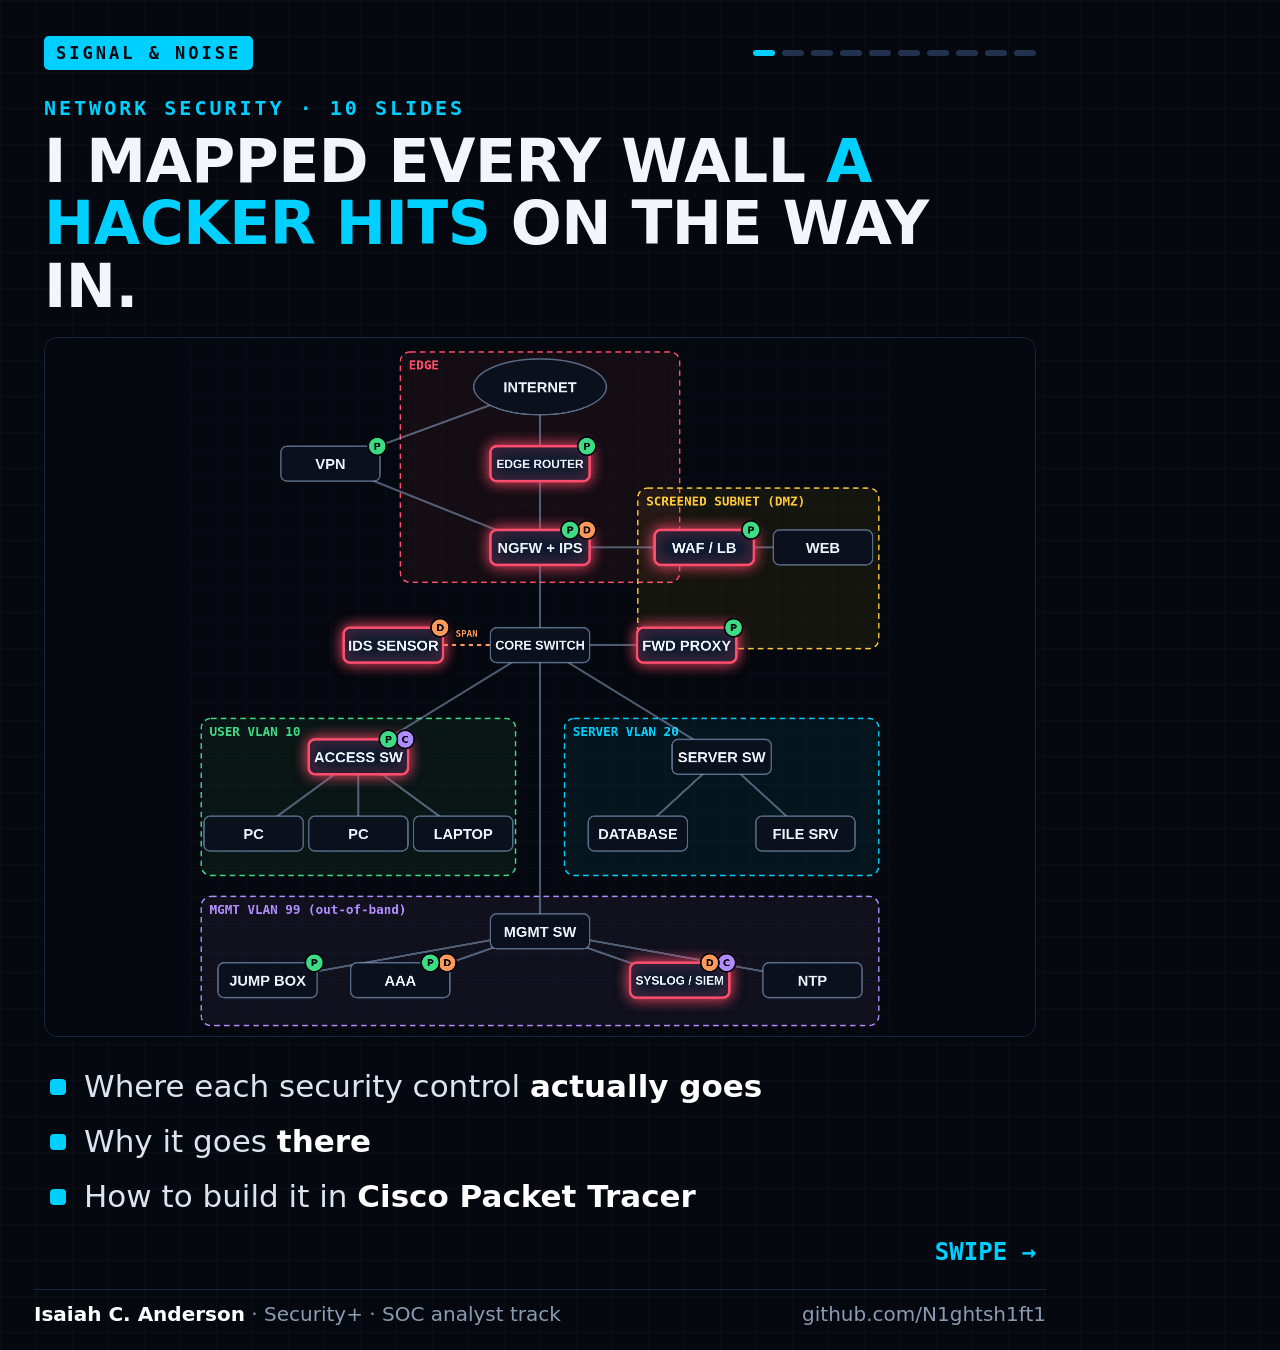
<file: render/carousel.html>
<!doctype html><html><head><meta charset="utf-8">
<link rel="stylesheet" href="frame.css">
<style>
body{width:1080px;height:1350px;--accent:#00d0ff}
.wrap{padding:36px 44px 0}
.top{display:flex;justify-content:space-between;align-items:center}
.series{font:700 17px "DejaVu Sans Mono",monospace;letter-spacing:3px;color:#05080e;background:var(--accent);padding:7px 12px;border-radius:5px}
.dots{display:flex;gap:7px}.dots i{width:22px;height:6px;border-radius:3px;background:#22314d}.dots i.on{background:var(--accent)}
.kicker{margin-top:26px;font:700 20px "DejaVu Sans Mono",monospace;letter-spacing:3px;color:var(--accent)}
h1{font:900 60px/1.04 "DejaVu Sans Condensed","DejaVu Sans",sans-serif;text-transform:uppercase;margin:10px 0 20px;letter-spacing:-.5px;color:#f2f6fc}
h1 em{font-style:normal;color:var(--accent)}
canvas{display:block;border:1.5px solid #1b2740;border-radius:14px}
ul{list-style:none;margin-top:22px}
li{font-size:31px;line-height:1.32;padding:7px 0 7px 40px;position:relative;color:#dbe4f0}
li:before{content:"";position:absolute;left:6px;top:20px;width:16px;height:16px;border-radius:4px;background:var(--accent)}
li b{color:#fff}
.rule{margin-top:18px;font:700 28px "DejaVu Sans Mono",monospace;color:#05080e;background:var(--accent);display:inline-block;padding:10px 18px;border-radius:8px}
.foot{font-size:20px}
.swipe{position:absolute;right:44px;bottom:84px;font:700 24px "DejaVu Sans Mono",monospace;color:var(--accent)}
.legend{display:grid;gap:22px;margin-top:30px}
.lg{display:flex;gap:26px;align-items:center;border:1.5px solid #1b2740;border-radius:16px;padding:26px 28px;background:rgba(12,18,32,.9)}
.lg .c{flex:none;width:92px;height:92px;border-radius:50%;display:flex;align-items:center;justify-content:center;font:900 50px "DejaVu Sans",sans-serif;color:#05080e}
.lg h3{font:800 36px "DejaVu Sans",sans-serif;color:#fff}.lg p{font-size:27px;color:#b9c6d8;margin-top:6px;line-height:1.3}
table{width:100%;border-collapse:collapse;margin-top:14px}
td{padding:14px 10px;border-bottom:1px solid #1b2740;font-size:28px;vertical-align:top}
td:first-child{color:#fff;font-weight:700;width:34%}
td code{font:23px "DejaVu Sans Mono",monospace;color:#7fe6ff}
pre{margin-top:22px;font:25px/1.5 "DejaVu Sans Mono",monospace;background:#03060c;border:1.5px solid #1b2740;border-radius:12px;padding:16px 20px;color:#cfe3ff}
pre .c{color:#6b7f9e}
.timeline{margin-top:26px;display:grid;gap:24px}
.ev{display:flex;gap:20px;align-items:flex-start;font-size:34px;line-height:1.32}
.ev span{flex:none;font:700 22px "DejaVu Sans Mono",monospace;color:#05080e;background:#ff4d6d;border-radius:6px;padding:6px 10px;margin-top:2px}
.ev.g span{background:#3ddc84}
.big{font:800 38px/1.25 "DejaVu Sans",sans-serif;color:#fff;margin-top:24px}
.tr{display:grid;grid-template-columns:1fr 70px 1fr;gap:16px 10px;align-items:center;margin-top:30px;font-size:32px}
.tr div{border:1.5px solid #1b2740;border-radius:10px;padding:18px 18px;background:rgba(12,18,32,.9)}
.tr .ar{border:0;background:none;text-align:center;color:var(--accent);font-size:34px;padding:0}
.tr .h{border:0;background:none;font:700 18px "DejaVu Sans Mono",monospace;letter-spacing:2px;color:#8a9bb2;padding:0}
.q{margin-top:30px;font:800 40px/1.2 "DejaVu Sans",sans-serif;color:var(--accent)}
.chain{display:flex;align-items:center;gap:8px;margin-top:30px}
.chain div{flex:1;text-align:center;border:2px solid #ff4d6d;border-radius:10px;padding:14px 6px;font:700 19px "DejaVu Sans Mono",monospace;color:#ffd0d8;background:rgba(60,8,20,.6)}
.chain i{color:#ff4d6d;font-style:normal;font-size:28px}
.chain .wall{flex:none;width:12px;align-self:stretch;background:repeating-linear-gradient(45deg,#3ddc84 0 8px,#05080e 8px 14px);border:0;padding:0;border-radius:3px}
.tip{margin-top:26px;border:2px dashed var(--accent);border-radius:12px;padding:18px 22px;font-size:28px;line-height:1.35}
.tip b{color:var(--accent)}
.cta{margin-top:30px;display:flex;gap:16px}.cta div{flex:1;border:1.5px solid #1b2740;border-radius:12px;padding:18px;font-size:26px;text-align:center;background:rgba(12,18,32,.9)}.cta b{display:block;font-size:40px;color:var(--accent)}
</style></head><body>
<div class="wrap" id="w"></div>
<div class="foot"><span><b>Isaiah C. Anderson</b> · Security+ · SOC analyst track</span><span>github.com/N1ghtsh1ft1</span></div>
<script src="../src/topology.js"></script>
<script>
const T=TOPO, ALL=Object.keys(T.N);
const S=[
 {kicker:'NETWORK SECURITY · 10 SLIDES', title:'I mapped every wall <em>a hacker hits</em> on the way in.', canvas:{h:700,o:{big:true,types:true,highlight:['edge','fw','waf','acc','ids','siem','proxy'],hiColor:'#ff4d6d'}},
  bullets:['Where each security control <b>actually goes</b>','Why it goes <b>there</b>','How to build it in <b>Cisco Packet Tracer</b>'], swipe:true},
 {kicker:'FIRST, THE 3 JOBS', title:'Every control does <em>one of three jobs.</em>', legend:true},
 {kicker:'LAYER 1 · THE EDGE', title:'Filter early. <em>Filter cheap.</em>', canvas:{h:560,o:{types:true,view:{x:90,y:10,w:820,h:350},show:['inet','vpn','edge','fw'],zones:['edge'],highlight:['edge','vpn'],hiColor:'#ff4d6d',badges:{edge:{t:'DROP spoofed 10.x',c:'#ff4d6d'}}}},
  bullets:['The <b>edge router ACL</b> drops obvious junk first: packets from outside claiming to be <b>private IPs</b>, ports you never use.','<b>VPN</b> lands remote users <b>at the firewall</b>, not straight inside.'], rule:'Cheap filter before the expensive one.'},
 {kicker:'LAYER 2 · FIREWALL + IPS', title:'Inline means <em>it can say no.</em>', canvas:{h:560,o:{types:true,view:{x:90,y:110,w:820,h:400},show:['edge','fw','core','ids','vpn'],zones:['edge'],highlight:['fw'],hiColor:'#3ddc84',badges:{fw:{t:'traffic goes THROUGH',c:'#3ddc84'},ids:{t:'sees a COPY',c:'#ff9a5a'}}}},
  bullets:['<b>IPS = inline</b>. Traffic passes through it, so it can block.','<b>IDS = passive</b>. It watches a SPAN/TAP copy. It alerts, it can’t block.','If the inline box dies: <b>fail-closed</b> (security wins) or <b>fail-open</b> (uptime wins)?']},
 {kicker:'LAYER 3 · SCREENED SUBNET', title:'Public stuff <em>never sits inside.</em>', canvas:{h:540,o:{types:true,view:{x:400,y:180,w:600,h:300},show:['fw','waf','web','core'],zones:['dmz'],highlight:['waf','web'],hiColor:'#ffc93c',badges:{waf:{t:'blocks SQLi / XSS',c:'#ffc93c'}}}},
  bullets:['Anything the internet can reach goes in the <b>DMZ</b>.','The <b>WAF</b> reads web requests, not just ports.','If the web server gets owned, the attacker is <b>stuck in the DMZ</b>, not in your network.']},
 {kicker:'LAYER 4 · INSIDE', title:'No ID, <em>no network.</em>', canvas:{h:560,o:{big:true,types:true,view:{x:0,y:400,w:1000,h:390},show:['core','acc','pc1','pc2','pc3','dist','db','file','proxy'],zones:['users','servers'],highlight:['acc','proxy','dist'],hiColor:'#3ddc84',badges:{acc:{t:'802.1X at the port',c:'#3ddc84'},proxy:{t:'stops calls home',c:'#3ddc84'}}}},
  bullets:['<b>NAC / 802.1X</b> checks devices at the switch port. Unknown laptop goes to a quarantine VLAN.','<b>VLANs + ACLs</b> keep users away from servers.','The <b>forward proxy</b> controls what goes <b>out</b> (malware calling home).']},
 {kicker:'LAYER 5 · THE WATCHERS', title:'Detection needs <em>its own lane.</em>', canvas:{h:540,o:{big:true,types:true,view:{x:0,y:400,w:1000,h:600},show:['core','ids','msw','jump','aaa','siem','ntp'],zones:['mgmt'],highlight:['ids','siem','jump'],hiColor:'#b18cff'}},
  bullets:['<b>IDS + SIEM</b> collect and correlate. SIEM can also <b>auto-isolate</b> a host (corrective).','<b>Mgmt VLAN</b>: admins only get in through the <b>jump box</b>, logged by <b>AAA</b>.','<b>NTP</b> matters: if clocks disagree, you can’t rebuild the timeline.']},
 {kicker:'REAL STORY · TARGET, 2013', title:'One vendor login. <em>40M cards.</em>', story:true},
 {kicker:'BUILD IT · CISCO PACKET TRACER', title:'Your lab, <em>layer by layer.</em>', pt:true},
 {kicker:'TRADER’S TRANSLATION', title:'Defense in depth = <em>risk management.</em>', trade:true}
];
const n=+new URLSearchParams(location.search).get('s')||1, s=S[n-1], w=document.getElementById('w');
let h=`<div class="top"><span class="series">SIGNAL &amp; NOISE</span><div class="dots">${S.map((_,i)=>`<i class="${i<n?'on':''}"></i>`).join('')}</div></div>
<div class="kicker">${s.kicker}</div><h1>${s.title}</h1>`;
if(s.canvas) h+=`<canvas id="cv" width="${992*2}" height="${s.canvas.h*2}" style="width:992px;height:${s.canvas.h}px"></canvas>`;
if(s.legend) h+=`<div class="legend">
 <div class="lg"><div class="c" style="background:#3ddc84">P</div><div><h3>Preventive: stops it</h3><p>Firewall rule, ACL, 802.1X, WAF. The door is locked.</p></div></div>
 <div class="lg"><div class="c" style="background:#ff9a5a">D</div><div><h3>Detective: sees it</h3><p>IDS, SIEM, logs. The camera is recording.</p></div></div>
 <div class="lg"><div class="c" style="background:#b18cff">C</div><div><h3>Corrective: fixes it</h3><p>Quarantine VLAN, auto-isolate, restore from backup. Someone changes the locks.</p></div></div></div>
 <div class="big">Weak networks pick one. Strong networks <span style="color:var(--accent)">layer all three</span>. Watch for the P / D / C tags on every slide.</div>`;
if(s.bullets) h+=`<ul>${s.bullets.map(b=>`<li>${b}</li>`).join('')}</ul>`;
if(s.rule) h+=`<div class="rule">${s.rule}</div>`;
if(s.story) h+=`<div class="timeline">
 <div class="ev"><span>STEP 1</span><div>Attackers phish an <b>HVAC contractor</b> and steal its login to Target’s vendor portal.</div></div>
 <div class="ev"><span>STEP 2</span><div>From there they move across the network to the <b>checkout registers</b>. Vendor access wasn’t walled off.</div></div>
 <div class="ev"><span>STEP 3</span><div>Card-stealing malware runs on registers. Security tools <b>raise alerts</b>, but nobody acts in time.</div></div>
 <div class="ev"><span>RESULT</span><div>About <b>40 million cards</b> stolen, plus data on up to 70 million people.</div></div></div>
 <div class="big" style="font-size:34px">Two fixes: <span style="color:#3ddc84">segment vendor access</span> (preventive) and <span style="color:#ff9a5a">make sure someone answers the alerts</span> (detective needs a human).</div>
 <div class="chain"><div>HVAC<br>VENDOR</div><i>→</i><div>VENDOR<br>PORTAL</div><span class="wall"></span><i>→</i><div>INTERNAL<br>NETWORK</div><i>→</i><div>CHECKOUT<br>REGISTERS</div></div>
 <div style="font-size:24px;color:#8a9bb2;margin-top:10px">Green line = where a segment wall should have stopped them.</div>`;
if(s.pt) h+=`<table>
 <tr><td>Edge ACL</td><td>ISR router: <code>ip access-list extended EDGE-IN</code></td></tr>
 <tr><td>Firewall</td><td>ASA 5506-X: <code>nameif</code> + <code>security-level</code></td></tr>
 <tr><td>IDS</td><td>Sniffer device on the core link</td></tr>
 <tr><td>NAC stand-in</td><td>2960 switch: <code>port-security</code></td></tr>
 <tr><td>AAA · Syslog · NTP</td><td>Server device, turn on each service</td></tr></table>
<pre><span class="c">! drop spoofed private IPs at the edge</span>
deny ip 10.0.0.0 0.255.255.255 any
deny ip 192.168.0.0 0.0.255.255 any
permit ip any any
<span class="c">! one device per access port</span>
switchport port-security maximum 1
switchport port-security violation shutdown</pre>
<div style="font-size:28px;color:#8a9bb2;margin-top:18px">Full step-by-step guide on my GitHub → signal-and-noise/labs</div>
 <div class="tip"><b>Try it:</b> switch Packet Tracer to <b>Simulation mode</b>, send a ping from outside with a 10.x source, and watch the edge router drop it.</div>`;
if(s.trade) h+=`<div class="tr">
 <div class="h">NETWORK</div><div class="h"></div><div class="h">TRADING</div>
 <div>Edge ACL drops junk</div><div class="ar">=</div><div>Pre-trade checklist skips bad setups</div>
 <div>Segmentation / VLANs</div><div class="ar">=</div><div>Position size per trade</div>
 <div>IDS / SIEM alerts</div><div class="ar">=</div><div>Price alerts + trade journal</div>
 <div>Auto-isolate a host</div><div class="ar">=</div><div>Stop-loss + daily loss limit</div></div>
 <div class="big" style="font-size:33px">No single layer is perfect. That’s the point. You stack them so one miss isn’t the end.</div>
 <div class="q">Small business, one budget: which layer do you buy first?</div>
 <div class="cta"><div><b>01</b>Comment your pick</div><div><b>02</b>Save for your next lab</div><div><b>03</b>Follow for the next layer</div></div>`;
if(s.swipe) h+=`<div class="swipe">SWIPE →</div>`;
w.innerHTML=h;
if(s.canvas){const c=document.getElementById('cv'); T.draw(c.getContext('2d'),c.width,c.height,s.canvas.o);}
document.body.style.setProperty('--accent',['#00d0ff','#00d0ff','#ff6b8a','#3ddc84','#ffc93c','#3ddc84','#b18cff','#ff4d6d','#00d0ff','#ffc93c'][n-1]);
window.TOTAL=S.length; window.done=true;
</script></body></html>
</file>
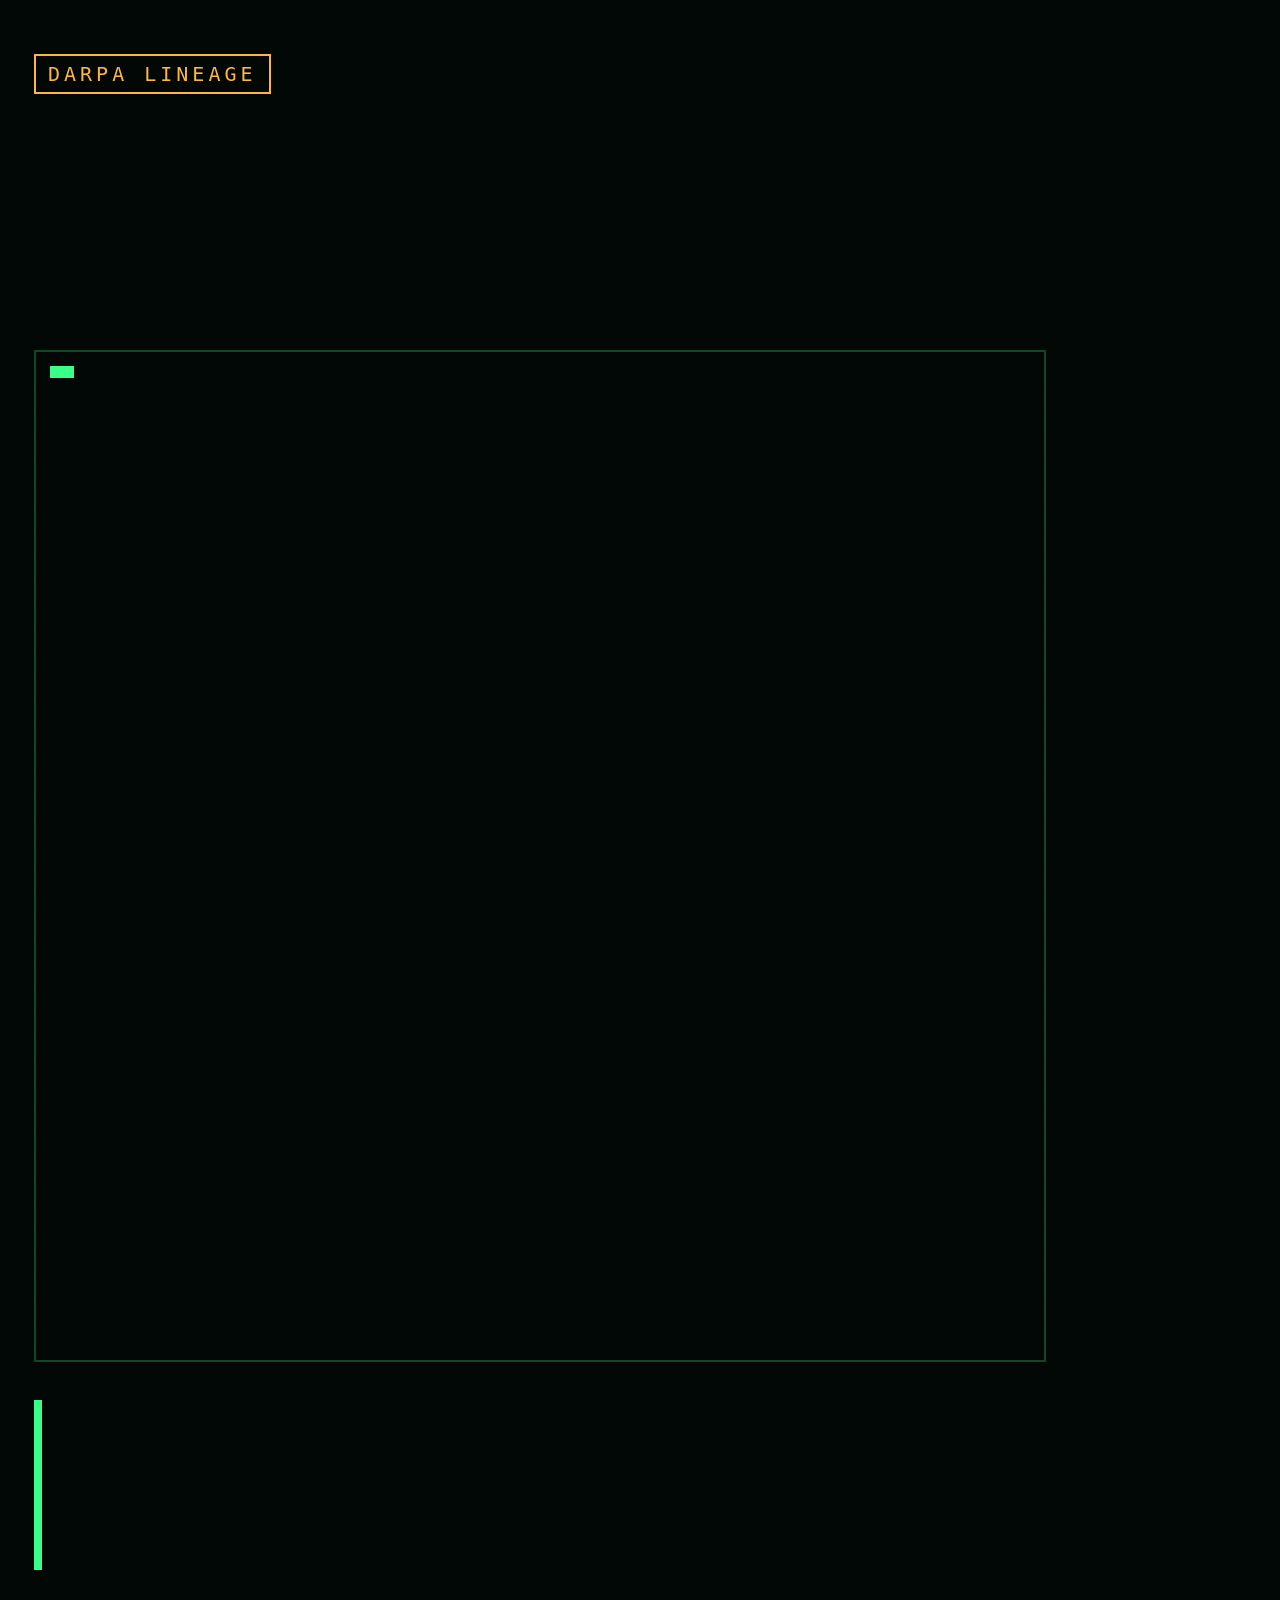
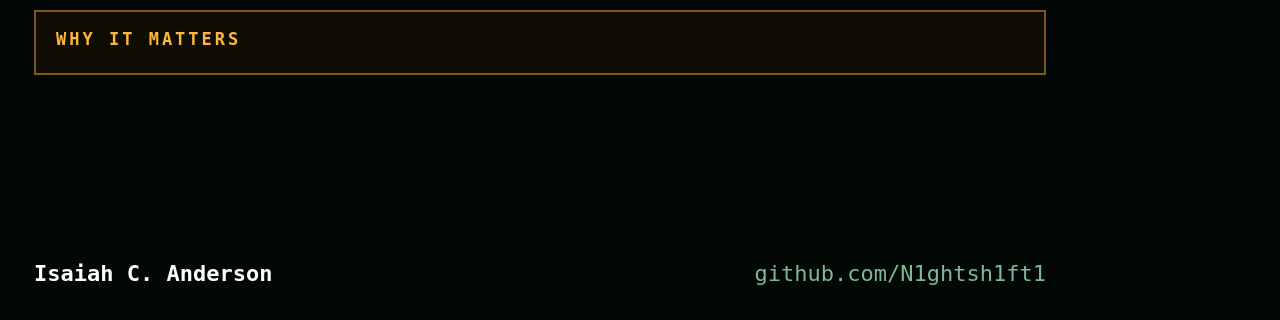
<file: render/darpa_short.html>
<!doctype html><html><head><meta charset="utf-8">
<style>
*{box-sizing:border-box;margin:0;padding:0}
body{width:1080px;height:1920px;background:#020805;color:#c9f7da;font-family:"DejaVu Sans Mono",monospace;overflow:hidden;position:relative;
 background-image:repeating-linear-gradient(0deg,rgba(0,0,0,.18) 0 1px,transparent 1px 3px)}
.top{position:absolute;left:34px;right:34px;top:54px;display:flex;justify-content:space-between;font-size:20px;letter-spacing:4px}
.cls{border:2px solid #ffb63d;color:#ffb63d;padding:6px 12px}
.idx{color:#39ff88;padding:8px 0}
.yr{position:absolute;left:34px;top:120px;font:800 120px/1 "DejaVu Sans Mono",monospace;color:#ffb63d;text-shadow:0 0 30px rgba(255,182,61,.45)}
.ttl{position:absolute;left:34px;top:250px;font:800 54px/1.05 "DejaVu Sans Mono",monospace;color:#39ff88;text-shadow:0 0 20px rgba(57,255,136,.45)}
canvas{position:absolute;left:34px;top:350px;width:1012px;height:1012px;border:2px solid rgba(57,255,136,.25)}
.phase{position:absolute;left:50px;top:366px;background:#39ff88;color:#020805;font:800 22px "DejaVu Sans Mono",monospace;letter-spacing:3px;padding:6px 12px}
.beat{position:absolute;left:34px;right:34px;top:1400px;font:700 44px/1.25 "DejaVu Sans",sans-serif;color:#fff;border-left:8px solid #39ff88;padding-left:24px;min-height:170px}
.why{position:absolute;left:34px;right:34px;top:1610px;font-size:28px;line-height:1.35;color:#ffd58a;border:2px solid rgba(255,182,61,.45);padding:16px 20px;background:rgba(40,25,0,.35)}
.why b{display:block;font-size:17px;letter-spacing:3px;color:#ffb63d;margin-bottom:6px}
.foot{position:absolute;left:34px;right:34px;bottom:34px;display:flex;justify-content:space-between;font-size:22px;color:#7fb894}
.foot b{color:#fff}
.prog{position:absolute;left:0;bottom:0;height:8px;background:#39ff88}
.card{position:absolute;inset:0;display:none;flex-direction:column;justify-content:center;align-items:center;text-align:center;background:#020805;padding:60px}
.card h1{font:800 92px/1.02 "DejaVu Sans Mono",monospace;color:#39ff88;text-shadow:0 0 30px rgba(57,255,136,.5)}
.card h1 em{font-style:normal;color:#ffb63d}
.card p{font-size:38px;margin-top:40px;color:#c9f7da;line-height:1.35}
.card .q{color:#ffb63d;font-weight:800}
</style></head><body>
<div class="top"><span class="cls">DARPA LINEAGE</span><span class="idx" id="idx"></span></div>
<div class="yr" id="yr"></div><div class="ttl" id="ttl"></div>
<canvas id="cv" width="1012" height="1012"></canvas><div class="phase" id="ph"></div>
<div class="beat" id="beat"></div>
<div class="why"><b id="whyh">WHY IT MATTERS</b><span id="why"></span></div>
<div class="foot"><span><b>Isaiah C. Anderson</b></span><span>github.com/N1ghtsh1ft1</span></div>
<div class="prog" id="prog"></div>
<div class="card" id="intro"><h1 style="font-size:76px">The agency behind the internet<br><em>also shaped how we defend it.</em></h1><p>3 ideas. 3 simulations.<br>1969 → 2025.</p></div>
<div class="card" id="outro"><h1>Same idea,<br><em>56 years apart.</em></h1><p>Route around damage. Map what you own.<br>Find the bug before they do.</p><p class="q">Which one do you want broken down next?</p></div>
<script src="../src/darpa.js"></script>
<script>
const SEG=[
 {m:0, yr:'1969', ttl:'ARPANET: "LO"', frames:300, spf:1, why:'TCP sequence numbers rebuild your data. Security tools reassemble streams the same way to inspect them.',
  beats:[[0,'First message ever sent: "LOGIN". The system crashed after "LO".'],[.25,'Packet switching: the message is chopped into numbered pieces.'],[.45,'A node goes down. Packets find another way.'],[.75,'Pieces arrive out of order. Sequence numbers put them back.']]},
 {m:1, yr:'2012', ttl:'PLAN X: MAP IT', frames:300, spf:3, why:'Asset inventory is CIS Control #1. You can’t defend what you don’t know is there.',
  beats:[[0,'DARPA wanted to see cyberspace like a battlefield.'],[.25,'Sweep 1: which hosts are alive.'],[.5,'Sweep 2: which ports are open.'],[.75,'Sweep 3: what’s risky. Telnet = red. SMB / RDP = amber.']]},
 {m:2, yr:'2016 → 2025', ttl:'MACHINE SPEED', frames:330, spf:1, why:'AIxCC 2025: AI systems found 86% of planted bugs and patched 68% of them, about 45 min per patch.',
  beats:[[0,'A fuzzer fires mutated inputs at a program, millions of times.'],[.28,'Inputs that reach new code are kept. Coverage spreads.'],[.5,'Red = crash found. The system writes and tests a patch.'],[.75,'2016: machines hack + patch, no humans. 2025: AI does it on real code.']]}
];
const ONLY=new URLSearchParams(location.search).get('seg');
if(ONLY==='mosaic'){ SEG.length=0; SEG.push({m:3, yr:'ASSUME', ttl:'THE BACKBONE IS GONE', frames:560, spf:1, why:'Single points of failure are a security finding. Redundant paths + automatic failover keep data moving through a cut cable, a DDoS, or a jammed link.',
  beats:[[0,'White squares: a static network. One fixed path over the fiber backbone.'],[.12,'Green dots: a mosaic network. Same start, same goal, any link it can find.'],[.25,'The backbone fiber gets cut. Static traffic dies right there.'],[.42,'Mosaic re-routes over radio in milliseconds.'],[.55,'Now a jammer knocks out the radios. Mosaic switches to LTE.'],[.84,'Fiber repaired. Mosaic goes back to the fast path.']]});
  document.querySelector('#intro h1').innerHTML='Assume the backbone<br><em>is compromised.</em>'; document.querySelector('#intro p').innerHTML='DARPA’s MINC idea, simulated:<br>static network vs mosaic network.';
  document.querySelector('#outro h1').innerHTML='No single path.<br><em>No single point of failure.</em>'; document.querySelector('#outro p').innerHTML='Every link is a tile. Lose one, use another.'; document.querySelector('#outro .q').textContent='Where’s the single point of failure in your network?'; }
const INTRO=60, OUTRO=110; let t=INTRO; SEG.forEach(s=>{s.start=t; t+=s.frames;}); const TOTAL=t+OUTRO; window.TOTAL=TOTAL;
const cv=document.getElementById('cv'); let cur=-1, mod=null;
window.frame=function(f){
  document.getElementById('intro').style.display=f<INTRO?'flex':'none';
  document.getElementById('outro').style.display=f>=TOTAL-OUTRO?'flex':'none';
  document.getElementById('prog').style.width=(100*f/TOTAL)+'%';
  const si=SEG.findIndex(s=>f>=s.start&&f<s.start+s.frames); if(si<0) return;
  const s=SEG[si];
  if(si!==cur){ cur=si; mod=new DARPA.modules[s.m](cv); mod.reset(si===0?7:si===1?11:5); if(s.m===0) mod.autoKill=true;
    document.getElementById('yr').textContent=s.yr; document.getElementById('ttl').textContent=s.ttl; document.getElementById('why').textContent=s.why;
    document.getElementById('idx').textContent=ONLY?'MINC':(si+1)+' / 3'; }
  const lf=f-s.start;
  if(s.m===2 && (lf===120||lf===180)) mod.click(500+lf, 520);
  if(s.m===1 && lf===220){ const h=mod.hosts.find(h=>h.risk===2)||mod.hosts[0]; mod.sel=h; }
  for(let k=0;k<s.spf;k++) mod.step(); mod.draw();
  document.getElementById('ph').textContent=mod.phase();
  const u=lf/s.frames; let b=s.beats[0][1]; for(const [a,txt] of s.beats) if(u>=a) b=txt; document.getElementById('beat').textContent=b;
};
window.ready=true;
</script></body></html>
</file>
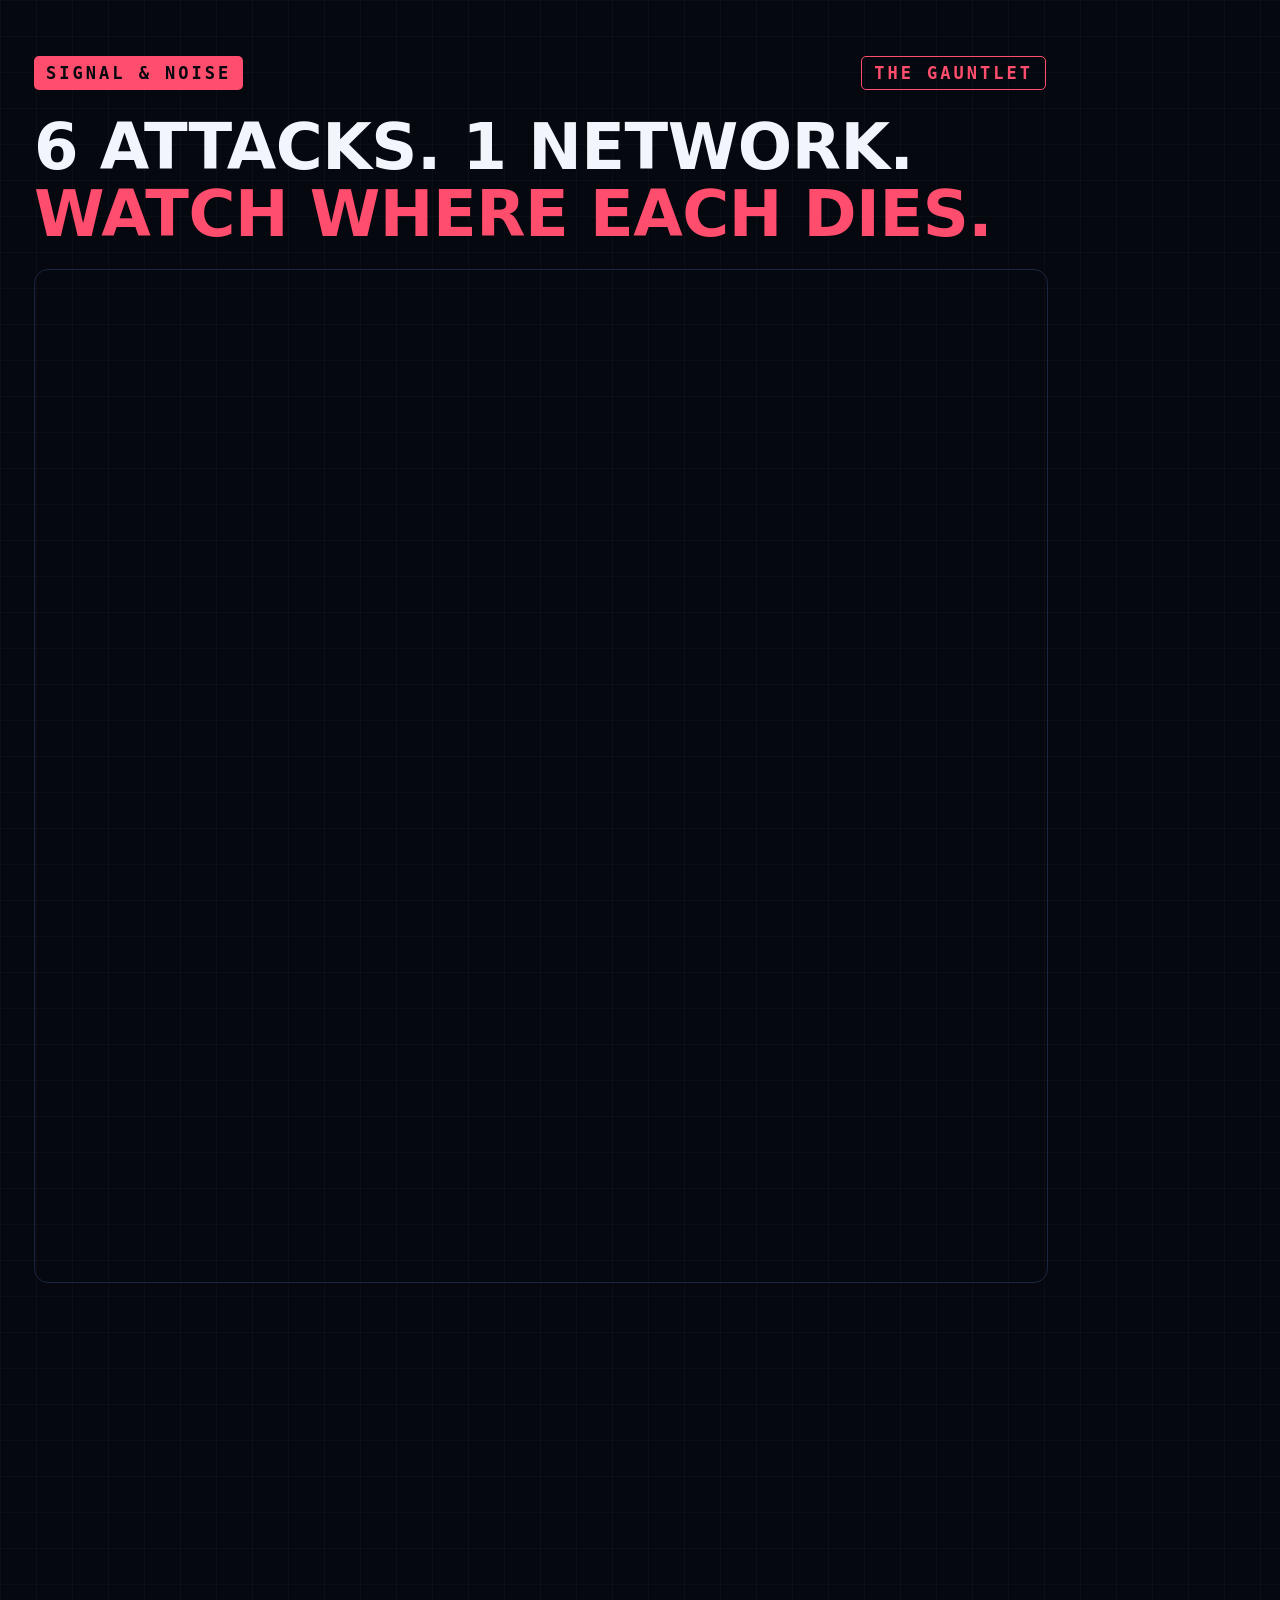
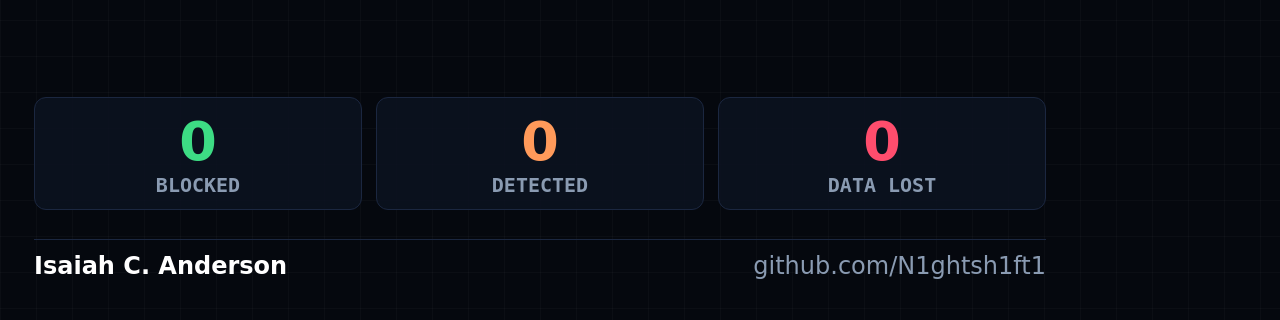
<file: render/gauntlet.html>
<!doctype html><html><head><meta charset="utf-8">
<link rel="stylesheet" href="frame.css">
<style>
body{width:1080px;height:1920px;--accent:#ff4d6d}
.wrap{padding:56px 34px 0}
.hook{font:900 64px/1.04 "DejaVu Sans Condensed","DejaVu Sans",sans-serif;text-transform:uppercase;margin:24px 0 22px;letter-spacing:-.5px;color:#f2f6fc}
.hook em{font-style:normal;color:#ff4d6d}
canvas{display:block;border:1.5px solid #1b2740;border-radius:14px}
.atk{margin-top:26px;display:flex;align-items:center;gap:18px;min-height:70px}
.atk .n:empty{display:none}.atk .n{font:800 22px "DejaVu Sans Mono",monospace;color:#05080e;background:#ff4d6d;border-radius:6px;padding:8px 12px}
.atk .t{font:900 50px "DejaVu Sans Condensed","DejaVu Sans",sans-serif;color:#fff;text-transform:uppercase}
.verdict{margin-top:10px;font:800 44px/1.2 "DejaVu Sans",sans-serif;min-height:60px}
.tally{position:absolute;left:34px;right:34px;bottom:110px;display:grid;grid-template-columns:repeat(3,1fr);gap:14px}
.tally div{border:1.5px solid #1b2740;border-radius:12px;padding:12px;text-align:center;font:700 20px "DejaVu Sans Mono",monospace;color:#8a9bb2;background:rgba(12,18,32,.9)}
.tally b{display:block;font:900 54px "DejaVu Sans",sans-serif}
.prog{position:absolute;left:0;bottom:0;height:8px;background:#ff4d6d}
.foot{bottom:40px;font-size:24px}
.end{position:absolute;left:35px;width:1012px;top:270px;height:1012px;display:none;flex-direction:column;justify-content:center;align-items:center;text-align:center;background:rgba(5,8,14,.94);border-radius:14px}
.end h2{font:900 72px/1.05 "DejaVu Sans Condensed","DejaVu Sans",sans-serif;text-transform:uppercase;color:#fff}
.end h2 em{font-style:normal;color:#3ddc84}
.end p{font-size:36px;color:#c9d5e6;margin-top:26px;max-width:860px;line-height:1.35}
.end .q{color:#ffc93c;font-weight:800}
</style></head><body>
<div class="wrap">
 <div class="topbar"><span class="series" style="background:#ff4d6d">SIGNAL &amp; NOISE</span><span class="no" style="color:#ff4d6d;border-color:#ff4d6d">THE GAUNTLET</span></div>
 <div class="hook">6 attacks. 1 network.<br><em>Watch where each dies.</em></div>
 <canvas id="cv" width="1012" height="1012"></canvas>
 <div class="atk"><span class="n" id="an"></span><span class="t" id="at"></span></div>
 <div class="verdict" id="vd"></div>
</div>
<div class="end" id="end"><h2>No single wall.<br><em>Layers.</em></h2><p>5 stopped at the door. 1 got in and got caught. That’s defense in depth.</p><p class="q">Which layer would you build first?</p></div>
<div class="tally"><div><b style="color:#3ddc84" id="tb">0</b>BLOCKED</div><div><b style="color:#ff9a5a" id="td">0</b>DETECTED</div><div><b style="color:#ff4d6d" id="tl">0</b>DATA LOST</div></div>
<div class="foot"><span><b>Isaiah C. Anderson</b></span><span>github.com/N1ghtsh1ft1</span></div>
<div class="prog" id="prog"></div>
<script src="../src/topology.js"></script>
<script>
const T=TOPO, N=T.N, cv=document.getElementById('cv'), ctx=cv.getContext('2d');
const COL={P:'#3ddc84',D:'#ff9a5a',C:'#b18cff'};
const A=[
 {name:'Port scan', path:['inet','edge'], v:'Dropped at the edge router ACL', ty:'P', badge:'ACL DROP'},
 {name:'SQL injection', path:['inet','edge','fw','waf'], v:'Blocked by the WAF before the web server', ty:'P', badge:'WAF BLOCK'},
 {name:'Exploit attempt', path:['inet','edge','fw'], v:'IPS matches the signature and kills it inline', ty:'P', badge:'IPS BLOCK'},
 {name:'Rogue laptop', path:['pc3','acc'], v:'802.1X says no ID → quarantine VLAN', ty:'C', badge:'QUARANTINE'},
 {name:'Malware calling home', path:['pc1','acc','core','proxy'], v:'Proxy blocks the bad domain going out', ty:'P', badge:'PROXY BLOCK'},
 {name:'Stolen VPN login', path:['inet','vpn','fw','core','dist','db'], v:'It gets in… but the IDS sees it and the SIEM isolates the host', ty:'D', badge:'', long:true}
];
const INTRO=30, STEP=75, LONG=170, OUTRO=90;
let t0=INTRO; A.forEach(a=>{a.start=t0; a.dur=a.long?LONG:STEP; t0+=a.dur;}); const END=t0, TOTAL=END+OUTRO;
function along(path,u){const pts=path.map(id=>N[id]); const segs=[]; let L=0; for(let i=0;i<pts.length-1;i++){const d=Math.hypot(pts[i+1].x-pts[i].x,pts[i+1].y-pts[i].y); segs.push(d); L+=d;}
 let d=u*L; for(let i=0;i<segs.length;i++){ if(d<=segs[i]||i===segs.length-1){const f=Math.min(1,d/segs[i]); return {x:pts[i].x+(pts[i+1].x-pts[i].x)*f,y:pts[i].y+(pts[i+1].y-pts[i].y)*f};} d-=segs[i]; } }
const ease=u=>u<.5?2*u*u:1-Math.pow(-2*u+2,2)/2;
let tally={b:0,d:0,l:0};
window.TOTAL=TOTAL;
window.frame=function(f){
  let cur=A.find(a=>f>=a.start&&f<a.start+a.dur);
  const done=A.filter(a=>f>=a.start+(a.long?120:45));
  tally={b:done.filter(a=>a.ty!=='D').length,d:done.filter(a=>a.ty==='D').length,l:0};
  const badges={}, hi=[]; let hiColor='#ff4d6d';
  done.forEach(a=>{ if(a.badge){ const s=a.path[a.path.length-1]; badges[s]={t:a.badge,c:COL[a.ty]}; } });
  if(A[5].start+120<=f){ badges.ids={t:'ALERT',c:'#ff9a5a'}; badges.siem={t:'HOST ISOLATED',c:'#b18cff'}; }
  T.draw(ctx,1012,1012,{big:true,types:true,badges,highlight:cur?[cur.path[cur.path.length-1]].concat(cur.long&&f-cur.start>95?['ids','siem']:[]):[],hiColor:cur?COL[cur.ty]:'#00d0ff',
    over:(c)=>{
      if(!cur) return;
      const lt=f-cur.start, travel=cur.long?95:45, u=Math.min(1,lt/travel), p=along(cur.path,ease(u));
      // trail
      for(let k=1;k<=10;k++){const q=along(cur.path,ease(Math.max(0,u-k*.025))); c.fillStyle=`rgba(255,77,109,${.5-k*.045})`; c.beginPath(); c.arc(q.x,q.y,12-k*.8,0,6.283); c.fill();}
      const g=c.createRadialGradient(p.x,p.y,0,p.x,p.y,40); g.addColorStop(0,'rgba(255,77,109,1)'); g.addColorStop(1,'rgba(255,77,109,0)');
      c.fillStyle=g; c.beginPath(); c.arc(p.x,p.y,40,0,6.283); c.fill(); c.fillStyle='#fff'; c.beginPath(); c.arc(p.x,p.y,8,0,6.283); c.fill();
      if(u>=1){ const k2=(lt-travel)/30, s=N[cur.path[cur.path.length-1]];
        c.strokeStyle=COL[cur.ty]; c.lineWidth=6*(1-Math.min(1,k2)); c.beginPath(); c.arc(s.x,s.y,40+k2*120,0,6.283); c.stroke();
        if(cur.long){ // SPAN copy pulse to IDS, then IDS -> SIEM
          const k3=Math.min(1,(lt-travel)/25), a=N.core, b=N.ids; c.fillStyle='#ff9a5a'; c.beginPath(); c.arc(a.x+(b.x-a.x)*k3,a.y+(b.y-a.y)*k3,10,0,6.283); c.fill();
          if(lt-travel>25){ const k4=Math.min(1,(lt-travel-25)/30), m=N.msw, sm=N.siem, pts=[N.ids,N.core,m,sm]; const tot=3; const seg=Math.min(2,Math.floor(k4*tot)), ff=k4*tot-seg;
            const P0=pts[seg],P1=pts[seg+1]; c.fillStyle='#b18cff'; c.beginPath(); c.arc(P0.x+(P1.x-P0.x)*ff,P0.y+(P1.y-P0.y)*ff,10,0,6.283); c.fill(); }
        }
      }
    }});
  document.getElementById('an').textContent=cur?('ATTACK '+(A.indexOf(cur)+1)+'/6'):'';
  document.getElementById('at').textContent=cur?cur.name:'';
  const vd=document.getElementById('vd'); const showV=cur&&f-cur.start>=(cur.long?95:45);
  vd.textContent=showV?cur.v:(cur?'…':''); vd.style.color=cur?COL[cur.ty]:'#fff';
  document.getElementById('tb').textContent=tally.b; document.getElementById('td').textContent=tally.d; document.getElementById('tl').textContent=0;
  document.getElementById('end').style.display=f>=END?'flex':'none';
  document.getElementById('prog').style.width=(100*f/TOTAL)+'%';
};
window.ready=true;
</script></body></html>
</file>
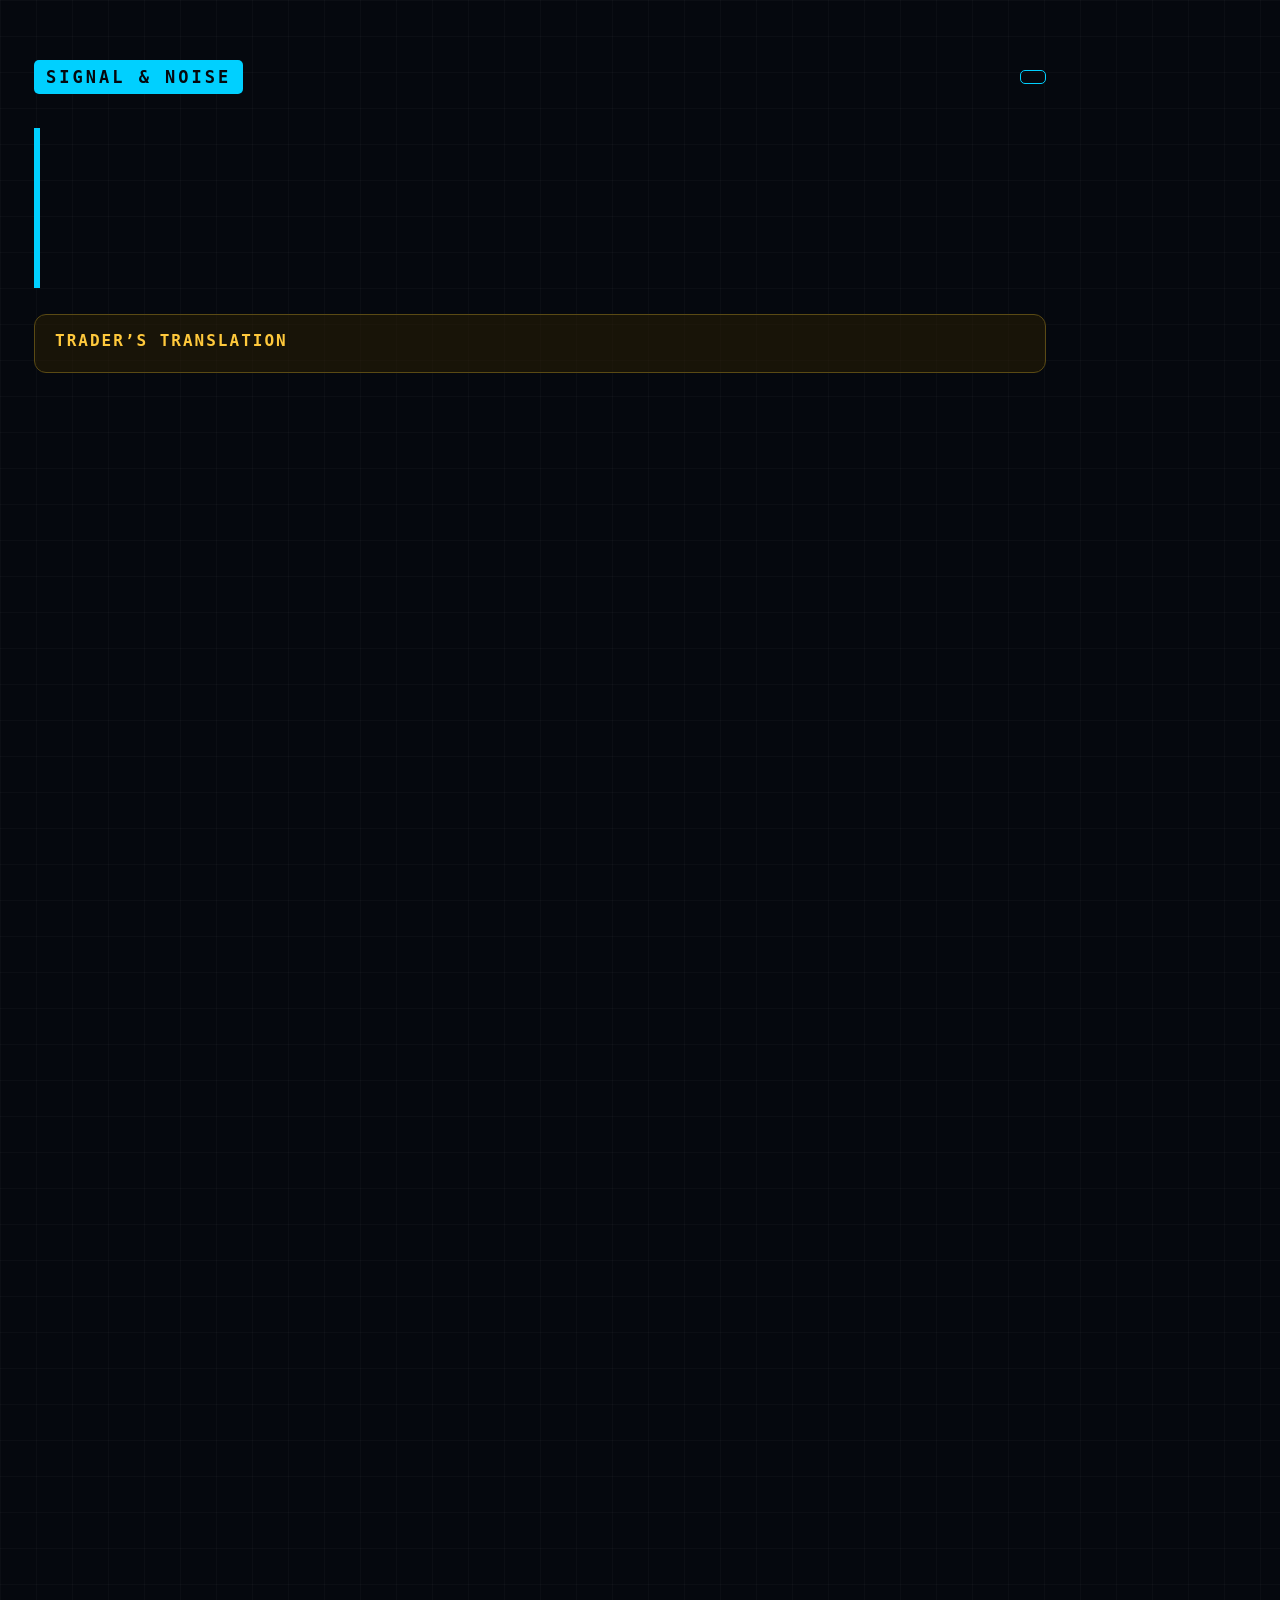
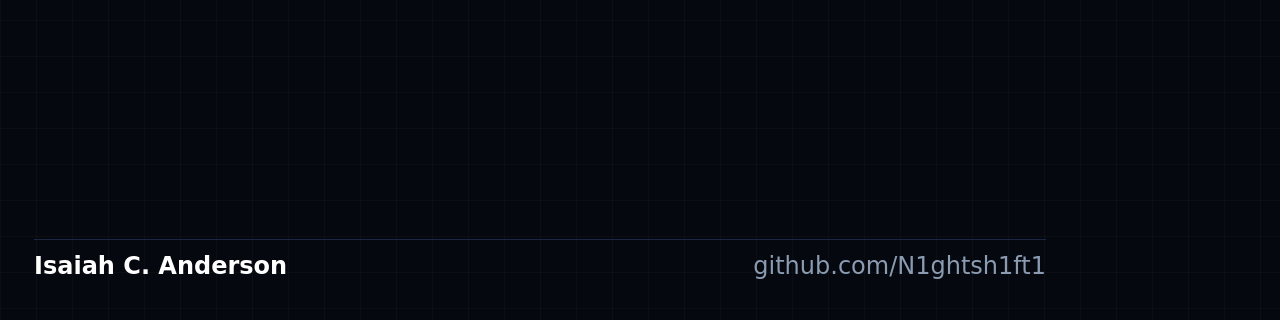
<file: render/short.html>
<!doctype html><html><head><meta charset="utf-8">
<link rel="stylesheet" href="frame.css">
<style>
body{width:1080px;height:1920px}
.wrap{padding:60px 34px 0}
.hook{font:900 66px/1.04 "DejaVu Sans Condensed","DejaVu Sans",sans-serif;text-transform:uppercase;margin:26px 0 30px;letter-spacing:-.5px}
.hook span:last-child{color:var(--accent)}
.frame .side{display:none}
.frame .phase{font-size:22px;padding:8px 12px}.frame .seed{font-size:18px}
.beat{margin-top:34px;font:700 42px/1.25 "DejaVu Sans",sans-serif;color:#fff;min-height:160px;border-left:6px solid var(--accent);padding-left:22px}
.trade{margin-top:26px;font-size:28px;line-height:1.35;color:#ffd76a;background:rgba(40,30,5,.55);border:1.5px solid #5a4a14;border-radius:12px;padding:16px 20px}
.trade b{font:700 16px "DejaVu Sans Mono",monospace;letter-spacing:2px;display:block;margin-bottom:6px;color:#ffc93c}
.prog{position:absolute;left:0;bottom:0;height:8px;background:var(--accent)}
.foot{bottom:40px;font-size:24px}
</style></head><body>
<div class="wrap">
 <div class="topbar"><span class="series">SIGNAL &amp; NOISE</span><span class="no" id="no"></span></div>
 <div class="hook" id="hook"></div>
 <div id="art"></div>
 <div class="beat" id="beat"></div>
 <div class="trade"><b>TRADER&rsquo;S TRANSLATION</b><span id="trade"></span></div>
</div>
<div class="foot"><span><b>Isaiah C. Anderson</b></span><span>github.com/N1ghtsh1ft1</span></div>
<div class="prog" id="prog"></div>
<script src="../src/pieces.js"></script><script src="../src/content.js"></script><script src="frame.js"></script>
<script>
const q=new URLSearchParams(location.search), id=q.get('p'), seed=+q.get('seed')||42;
const CFG={'holdings':{frames:450,spf:1},'slime-path':{frames:450,spf:3},'baseline':{frames:450,spf:1},'containment':{frames:450,spf:1},'packet-walk':{frames:600,spf:1,denyAt:300}};
const cfg=CFG[id], f=buildFrame(document.getElementById('art'), id, seed, 1012, 1012, 1012, 1);
const copy=SN_COPY[id];
document.getElementById('no').textContent=f.C.meta.no+' / '+f.C.meta.title.toUpperCase();
document.getElementById('hook').innerHTML='<span>'+copy.hook[0]+'</span><br><span>'+copy.hook[1]+'</span>';
document.getElementById('trade').textContent=copy.trade;
window.TOTAL=cfg.frames; if(id==='holdings') f.piece.spreadEvery=45;
window.frame=function(i){
  if(cfg.denyAt && i===cfg.denyAt){ f.p.denyChance=100; f.piece.reset(seed); }
  for(let k=0;k<cfg.spf;k++) f.piece.step();
  f.piece.draw(); f.refresh();
  const u=i/cfg.frames; let b=copy.beats[0][1]; for(const [at,txt] of copy.beats) if(u>=at) b=txt;
  document.getElementById('beat').textContent=b;
  document.getElementById('prog').style.width=(100*u)+'%';
};
window.ready=true;
</script></body></html>
</file>
<file: render/frame.css>
*{box-sizing:border-box;margin:0;padding:0}
:root{--accent:#00d0ff}
body{background:#05080e;color:#dbe4f0;font-family:"DejaVu Sans Condensed","DejaVu Sans",sans-serif;overflow:hidden;position:relative;
 background-image:linear-gradient(rgba(255,255,255,.022) 1px,transparent 1px),linear-gradient(90deg,rgba(255,255,255,.022) 1px,transparent 1px);background-size:36px 36px}
.topbar{display:flex;justify-content:space-between;align-items:center;font:700 17px "DejaVu Sans Mono",monospace;letter-spacing:3px}
.series{color:#05080e;background:var(--accent);padding:7px 12px;border-radius:5px}
.no{color:var(--accent);border:1.5px solid var(--accent);padding:6px 12px;border-radius:5px}
.foot{position:absolute;left:34px;right:34px;bottom:24px;display:flex;justify-content:space-between;font-size:17px;color:#8a9bb2;border-top:1.5px solid #1b2740;padding-top:12px}
.foot b{color:#fff}
/* design-tool frame around the art */
.frame{position:relative;border:1.5px solid #22314d;border-radius:12px;overflow:hidden;background:#05080e;display:flex}
.frame .side{width:var(--side);flex:none;border-right:1.5px solid #1b2740;padding:16px 14px;font:13px "DejaVu Sans Mono",monospace;color:#8a9bb2;display:flex;flex-direction:column;gap:12px;background:rgba(8,12,22,.95)}
.frame .side h4{color:#fff;font:700 15px "DejaVu Sans Mono",monospace;letter-spacing:2px}
.frame .side .concept{color:var(--accent);font-size:13px;line-height:1.35}
.frame .side .blurb{font:italic 14px/1.45 "DejaVu Serif",serif;color:#b9c6d8}
.frame .kv{display:flex;justify-content:space-between;border-bottom:1px dashed #1b2740;padding:3px 0}
.frame .kv span:last-child{color:#e8eef8}
.frame .tags{display:flex;flex-wrap:wrap;gap:6px}
.frame .tags span{border:1px solid #33476b;border-radius:20px;padding:2px 8px;font-size:11.5px;color:#b9c6d8}
.frame .btns{display:flex;gap:6px;margin-top:auto}
.frame .btns span{flex:1;text-align:center;border:1px solid var(--accent);color:var(--accent);border-radius:5px;padding:5px 0;font-weight:700;letter-spacing:1px}
.frame .btns span.f{background:var(--accent);color:#05080e}
.frame .stage{position:relative;flex:1;display:flex;align-items:center;justify-content:center}
.frame canvas{display:block}
.frame .phase{position:absolute;left:12px;top:12px;font:700 14px "DejaVu Sans Mono",monospace;letter-spacing:2px;color:#05080e;background:var(--accent);padding:5px 9px;border-radius:4px}
.frame .seed{position:absolute;right:12px;top:12px;font:13px "DejaVu Sans Mono",monospace;color:#8a9bb2;background:rgba(5,8,14,.75);padding:4px 8px;border-radius:4px}
.frame .param{display:flex;flex-direction:column;gap:3px}
.frame .bar{height:4px;background:#1b2740;border-radius:2px;overflow:hidden}.frame .bar i{display:block;height:100%;background:var(--accent)}
</file>
